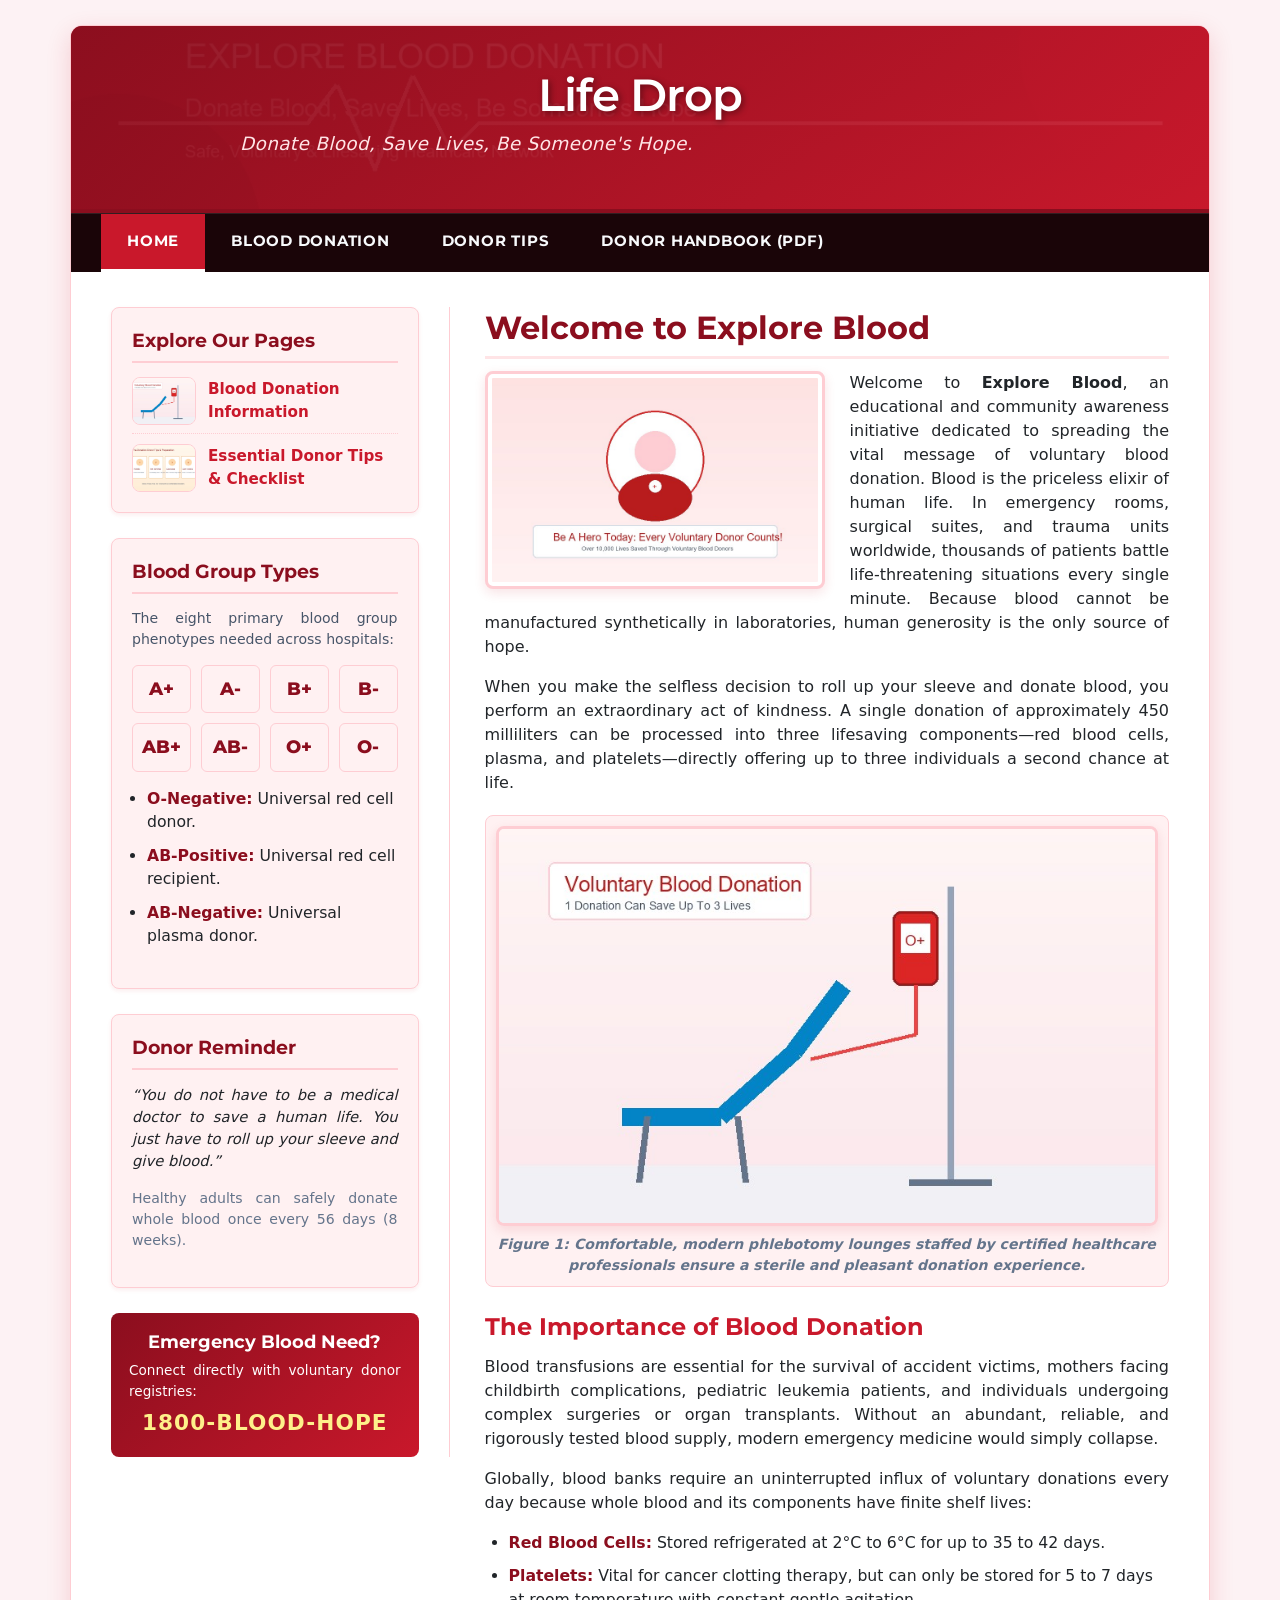
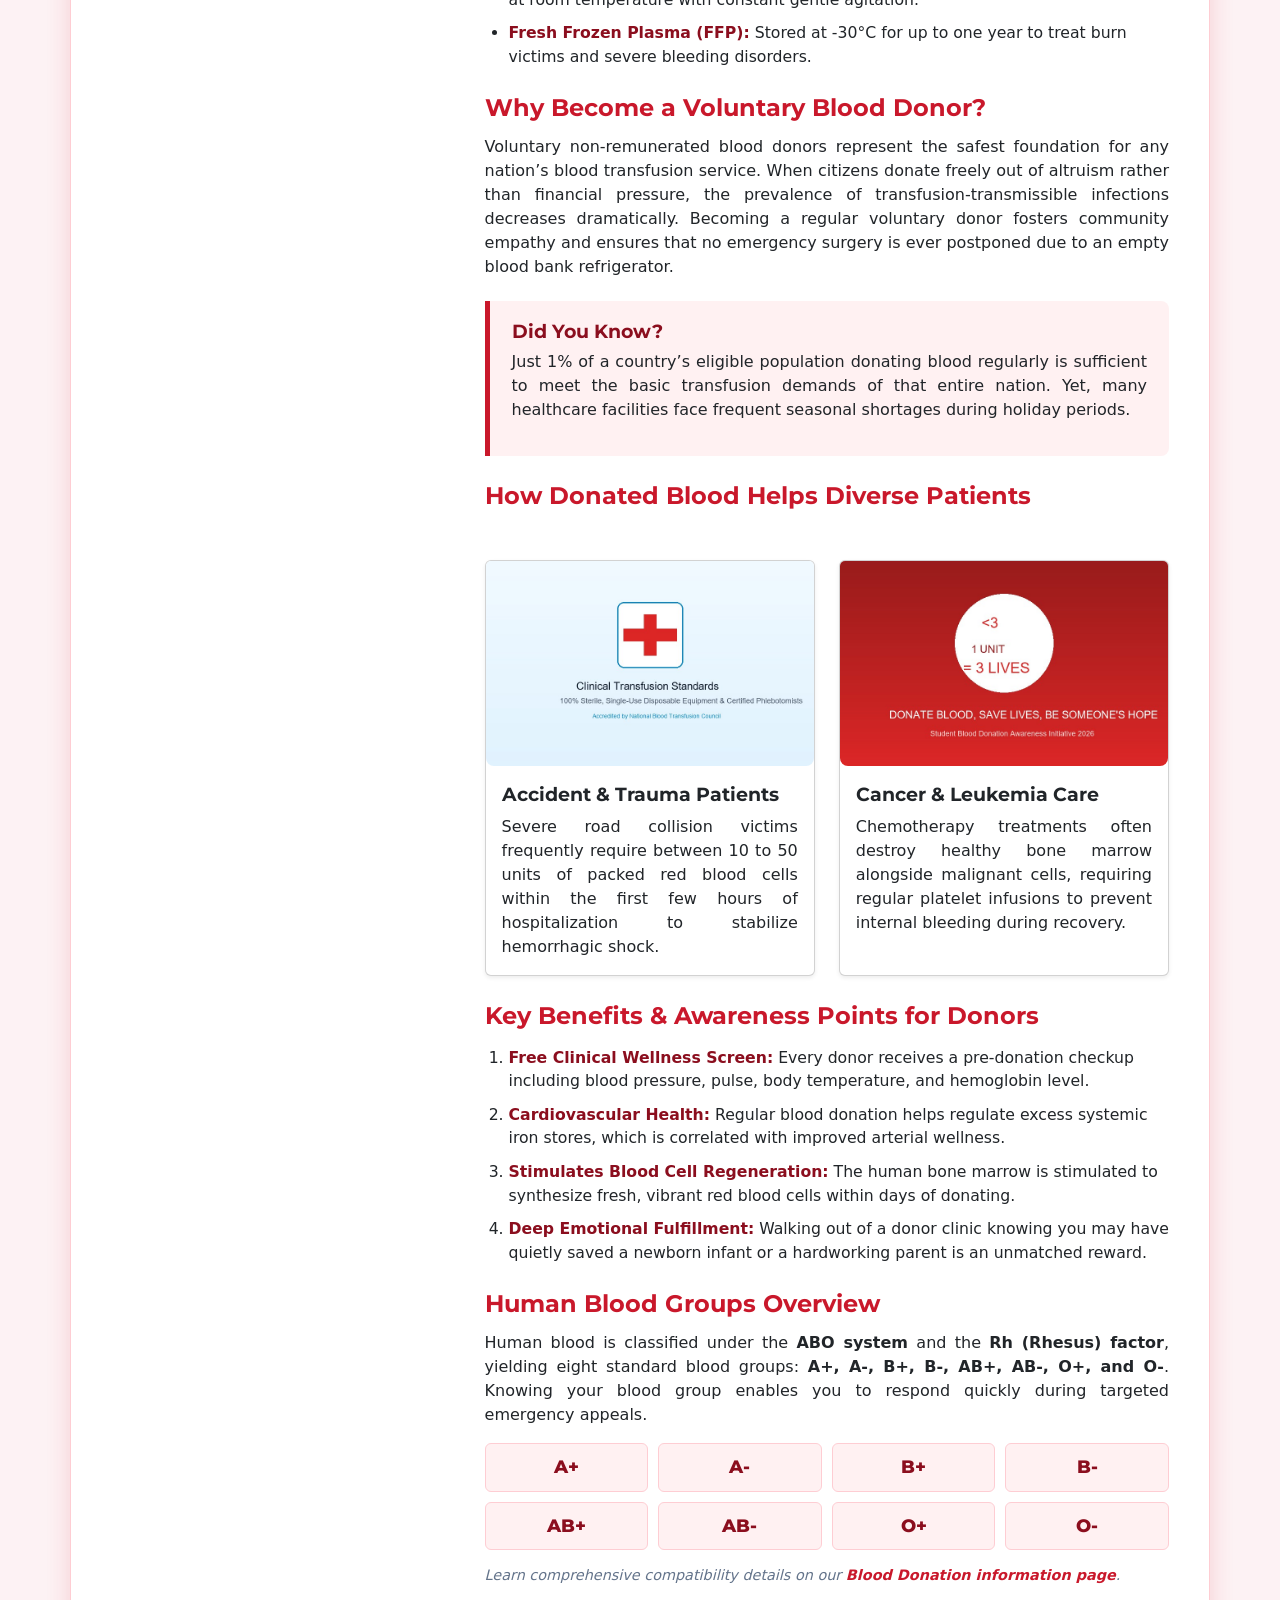
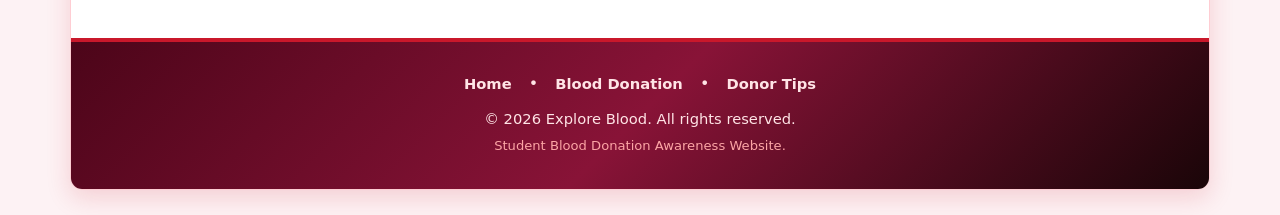
<file: index.html>
<!DOCTYPE html>
<html lang="en">
<head>
  <meta charset="UTF-8">
  <meta name="viewport" content="width=device-width, initial-scale=1.0">
  <!-- Page Title as required -->
  <title>Explore Blood | Donate Blood, Save Lives, Be Someone's Hope</title>
  
  <!-- CSS Stylesheets: normalize.css followed by main.css -->
  <link rel="stylesheet" href="styles/normalize.css">
  <link href="https://cdn.jsdelivr.net/npm/bootstrap@5.3.3/dist/css/bootstrap.min.css" rel="stylesheet">
  <link rel="stylesheet" href="styles/main.css">
  <link rel="icon" type="image/png" href="images/blood-drop.jpg">
</head>
<body>

  <!-- Main Website Wrapper: Fixed-width & centered on desktop, responsive on mobile -->
  <div class="main-wrapper">

    <!-- ======================================================================
         1. SITE HEADER (Common across all pages)
         ====================================================================== -->
    <header class="site-header">
      <div class="header-content">
        <h1 class="site-title"><a href="index.html">Life Drop</a></h1>
        <p class="site-tagline">Donate Blood, Save Lives, Be Someone's Hope.</p>
      </div>
    </header>

    <!-- ======================================================================
         2. NAVIGATION MENU (Horizontal & Responsive Pure CSS)
         ====================================================================== -->
    <nav class="site-nav">
      <!-- Hidden checkbox toggle for pure CSS mobile menu -->
      <input type="checkbox" id="nav-toggle">
      <label for="nav-toggle" class="nav-toggle-label">
        MENU <span class="menu-icon">&#9776;</span>
      </label>
      <ul class="nav-menu">
        <li><a href="index.html" class="active">Home</a></li>
        <li><a href="blood-donation.html">Blood Donation</a></li>
        <li><a href="donor-tips.html">Donor Tips</a></li>
        <li><a href="assets/blood_donor_handbook.pdf" target="_blank">Donor Handbook (PDF)</a></li>
      </ul>
    </nav>

    <!-- ======================================================================
         3. TWO-COLUMN LAYOUT (Main Content + Sidebar)
         ====================================================================== -->
    <div class="layout-container clearfix">

      <!-- MAIN SECTION (Left Column) -->
      <main class="main-content">
        
        <!-- Welcome Heading -->
        <section>
          <h1>Welcome to Explore Blood</h1>
          
          <!-- Demonstrating CSS Float Skill Requirement -->
          <img src="images/donor.jpg" alt="Happy Voluntary Blood Donor" class="img-float-left">
          
          <p>
            Welcome to <strong>Explore Blood</strong>, an educational and community awareness initiative dedicated to spreading the vital message of voluntary blood donation. Blood is the priceless elixir of human life. In emergency rooms, surgical suites, and trauma units worldwide, thousands of patients battle life-threatening situations every single minute. Because blood cannot be manufactured synthetically in laboratories, human generosity is the only source of hope.
          </p>

          <p>
            When you make the selfless decision to roll up your sleeve and donate blood, you perform an extraordinary act of kindness. A single donation of approximately 450 milliliters can be processed into three lifesaving components&mdash;red blood cells, plasma, and platelets&mdash;directly offering up to three individuals a second chance at life.
          </p>
        </section>

        <!-- Large Feature Image -->
        <section>
          <figure class="content-figure">
            <img src="images/blood-donation.jpg" alt="Clinical Blood Donation Station and Phlebotomy Lounge" class="hero-feature-img">
            <figcaption>Figure 1: Comfortable, modern phlebotomy lounges staffed by certified healthcare professionals ensure a sterile and pleasant donation experience.</figcaption>
          </figure>
        </section>

        <!-- The Critical Importance of Blood Donation -->
        <section>
          <h2>The Importance of Blood Donation</h2>
          <p>
            Blood transfusions are essential for the survival of accident victims, mothers facing childbirth complications, pediatric leukemia patients, and individuals undergoing complex surgeries or organ transplants. Without an abundant, reliable, and rigorously tested blood supply, modern emergency medicine would simply collapse.
          </p>
          <p>
            Globally, blood banks require an uninterrupted influx of voluntary donations every day because whole blood and its components have finite shelf lives:
          </p>
          <ul class="styled-list">
            <li><strong>Red Blood Cells:</strong> Stored refrigerated at 2&deg;C to 6&deg;C for up to 35 to 42 days.</li>
            <li><strong>Platelets:</strong> Vital for cancer clotting therapy, but can only be stored for 5 to 7 days at room temperature with constant gentle agitation.</li>
            <li><strong>Fresh Frozen Plasma (FFP):</strong> Stored at -30&deg;C for up to one year to treat burn victims and severe bleeding disorders.</li>
          </ul>
        </section>

        <!-- Voluntary Blood Donation Awareness -->
        <section>
          <h2>Why Become a Voluntary Blood Donor?</h2>
          <p>
            Voluntary non-remunerated blood donors represent the safest foundation for any nation&rsquo;s blood transfusion service. When citizens donate freely out of altruism rather than financial pressure, the prevalence of transfusion-transmissible infections decreases dramatically. Becoming a regular voluntary donor fosters community empathy and ensures that no emergency surgery is ever postponed due to an empty blood bank refrigerator.
          </p>

          <!-- Alert Callout Box -->
          <div class="alert-box">
            <h3>Did You Know?</h3>
            <p>
              Just 1% of a country&rsquo;s eligible population donating blood regularly is sufficient to meet the basic transfusion demands of that entire nation. Yet, many healthcare facilities face frequent seasonal shortages during holiday periods.
            </p>
          </div>
        </section>

        <!-- How Donated Blood Helps Patients -->
        <section>
          <h2>How Donated Blood Helps Diverse Patients</h2>
          <div class="row g-4 my-4">
            <article class="col-md-6">
              <div class="card h-100 shadow-sm">
                <img src="images/healthcare.jpg" class="card-img-top" alt="Emergency Trauma Treatment">
                <div class="card-body">
                  <h3 class="card-title">Accident &amp; Trauma Patients</h3>
                  <p class="card-text">
                    Severe road collision victims frequently require between 10 to 50 units of packed red blood cells within the first few hours of hospitalization to stabilize hemorrhagic shock.
                  </p>
                </div>
              </div>
            </article>

            <article class="col-md-6">
              <div class="card h-100 shadow-sm">
                <img src="images/save-lives.jpg" class="card-img-top" alt="Pediatric and Cancer Care">
                <div class="card-body">
                  <h3 class="card-title">Cancer &amp; Leukemia Care</h3>
                  <p class="card-text">
                    Chemotherapy treatments often destroy healthy bone marrow alongside malignant cells, requiring regular platelet infusions to prevent internal bleeding during recovery.
                  </p>
                </div>
              </div>
            </article>
          </div>
        </section>

        <!-- Benefits of Donating Blood -->
        <section>
          <h2>Key Benefits &amp; Awareness Points for Donors</h2>
          <ol class="styled-list">
            <li><strong>Free Clinical Wellness Screen:</strong> Every donor receives a pre-donation checkup including blood pressure, pulse, body temperature, and hemoglobin level.</li>
            <li><strong>Cardiovascular Health:</strong> Regular blood donation helps regulate excess systemic iron stores, which is correlated with improved arterial wellness.</li>
            <li><strong>Stimulates Blood Cell Regeneration:</strong> The human bone marrow is stimulated to synthesize fresh, vibrant red blood cells within days of donating.</li>
            <li><strong>Deep Emotional Fulfillment:</strong> Walking out of a donor clinic knowing you may have quietly saved a newborn infant or a hardworking parent is an unmatched reward.</li>
          </ol>
        </section>

        <!-- Different Blood Groups Overview -->
        <section>
          <h2>Human Blood Groups Overview</h2>
          <p>
            Human blood is classified under the <strong>ABO system</strong> and the <strong>Rh (Rhesus) factor</strong>, yielding eight standard blood groups: <strong>A+, A-, B+, B-, AB+, AB-, O+, and O-</strong>. Knowing your blood group enables you to respond quickly during targeted emergency appeals.
          </p>
          <div class="blood-badge-grid">
            <div class="blood-badge">A+</div>
            <div class="blood-badge">A-</div>
            <div class="blood-badge">B+</div>
            <div class="blood-badge">B-</div>
            <div class="blood-badge">AB+</div>
            <div class="blood-badge">AB-</div>
            <div class="blood-badge">O+</div>
            <div class="blood-badge">O-</div>
          </div>
          <p style="font-size: 0.9rem; color: #64748b; font-style: italic;">
            Learn comprehensive compatibility details on our <a href="blood-donation.html">Blood Donation information page</a>.
          </p>
        </section>

      </main>

      <!-- SIDEBAR (Left Column) -->
      <aside class="sidebar-content">

        <!-- Navigation Links Widget -->
        <div class="sidebar-widget">
          <h3>Explore Our Pages</h3>
          <ul class="sidebar-links">
            <li>
              <a href="blood-donation.html">
                <img src="images/blood-donation.jpg" alt="" loading="lazy">
                <span class="sidebar-link-label">Blood Donation Information</span>
              </a>
            </li>
            <li>
              <a href="donor-tips.html">
                <img src="images/donor-tips.jpg" alt="" loading="lazy">
                <span class="sidebar-link-label">Essential Donor Tips &amp; Checklist</span>
              </a>
            </li>
          </ul>
        </div>

        <!-- Blood Groups List Widget -->
        <div class="sidebar-widget">
          <h3>Blood Group Types</h3>
          <p style="font-size: 0.88rem; color: #475569; margin-bottom: 12px;">
            The eight primary blood group phenotypes needed across hospitals:
          </p>
          <div class="blood-badge-grid">
            <div class="blood-badge">A+</div>
            <div class="blood-badge">A-</div>
            <div class="blood-badge">B+</div>
            <div class="blood-badge">B-</div>
            <div class="blood-badge">AB+</div>
            <div class="blood-badge">AB-</div>
            <div class="blood-badge">O+</div>
            <div class="blood-badge">O-</div>
          </div>
          <ul class="styled-list" style="margin-left: 15px; font-size: 0.88rem;">
            <li><strong>O-Negative:</strong> Universal red cell donor.</li>
            <li><strong>AB-Positive:</strong> Universal red cell recipient.</li>
            <li><strong>AB-Negative:</strong> Universal plasma donor.</li>
          </ul>
        </div>

        <!-- Short Blood Donation Reminder -->
        <div class="sidebar-widget">
          <h3>Donor Reminder</h3>
          <p style="font-size: 0.92rem;">
            <em>&ldquo;You do not have to be a medical doctor to save a human life. You just have to roll up your sleeve and give blood.&rdquo;</em>
          </p>
          <p style="font-size: 0.88rem; color: #64748b; margin-top: 8px;">
            Healthy adults can safely donate whole blood once every 56 days (8 weeks).
          </p>
        </div>

        <!-- Emergency Helpline Widget -->
        <div class="helpline-box">
          <h4>Emergency Blood Need?</h4>
          <p style="font-size: 0.85rem; margin-bottom: 0;">Connect directly with voluntary donor registries:</p>
          <span class="helpline-number">1800-BLOOD-HOPE</span>
        </div>

      </aside>

    </div><!-- End of layout-container -->

    <!-- ======================================================================
         4. SITE FOOTER (Common across all pages)
         ====================================================================== -->
    <footer class="site-footer">
      <div class="footer-nav">
        <a href="index.html">Home</a> &bull;
        <a href="blood-donation.html">Blood Donation</a> &bull;
        <a href="donor-tips.html">Donor Tips</a>
      </div>
      <p>&copy; 2026 Explore Blood. All rights reserved.</p>
      <p class="footer-note">Student Blood Donation Awareness Website.</p>
    </footer>

  </div><!-- End of main-wrapper -->

</body>
</html>
</file>
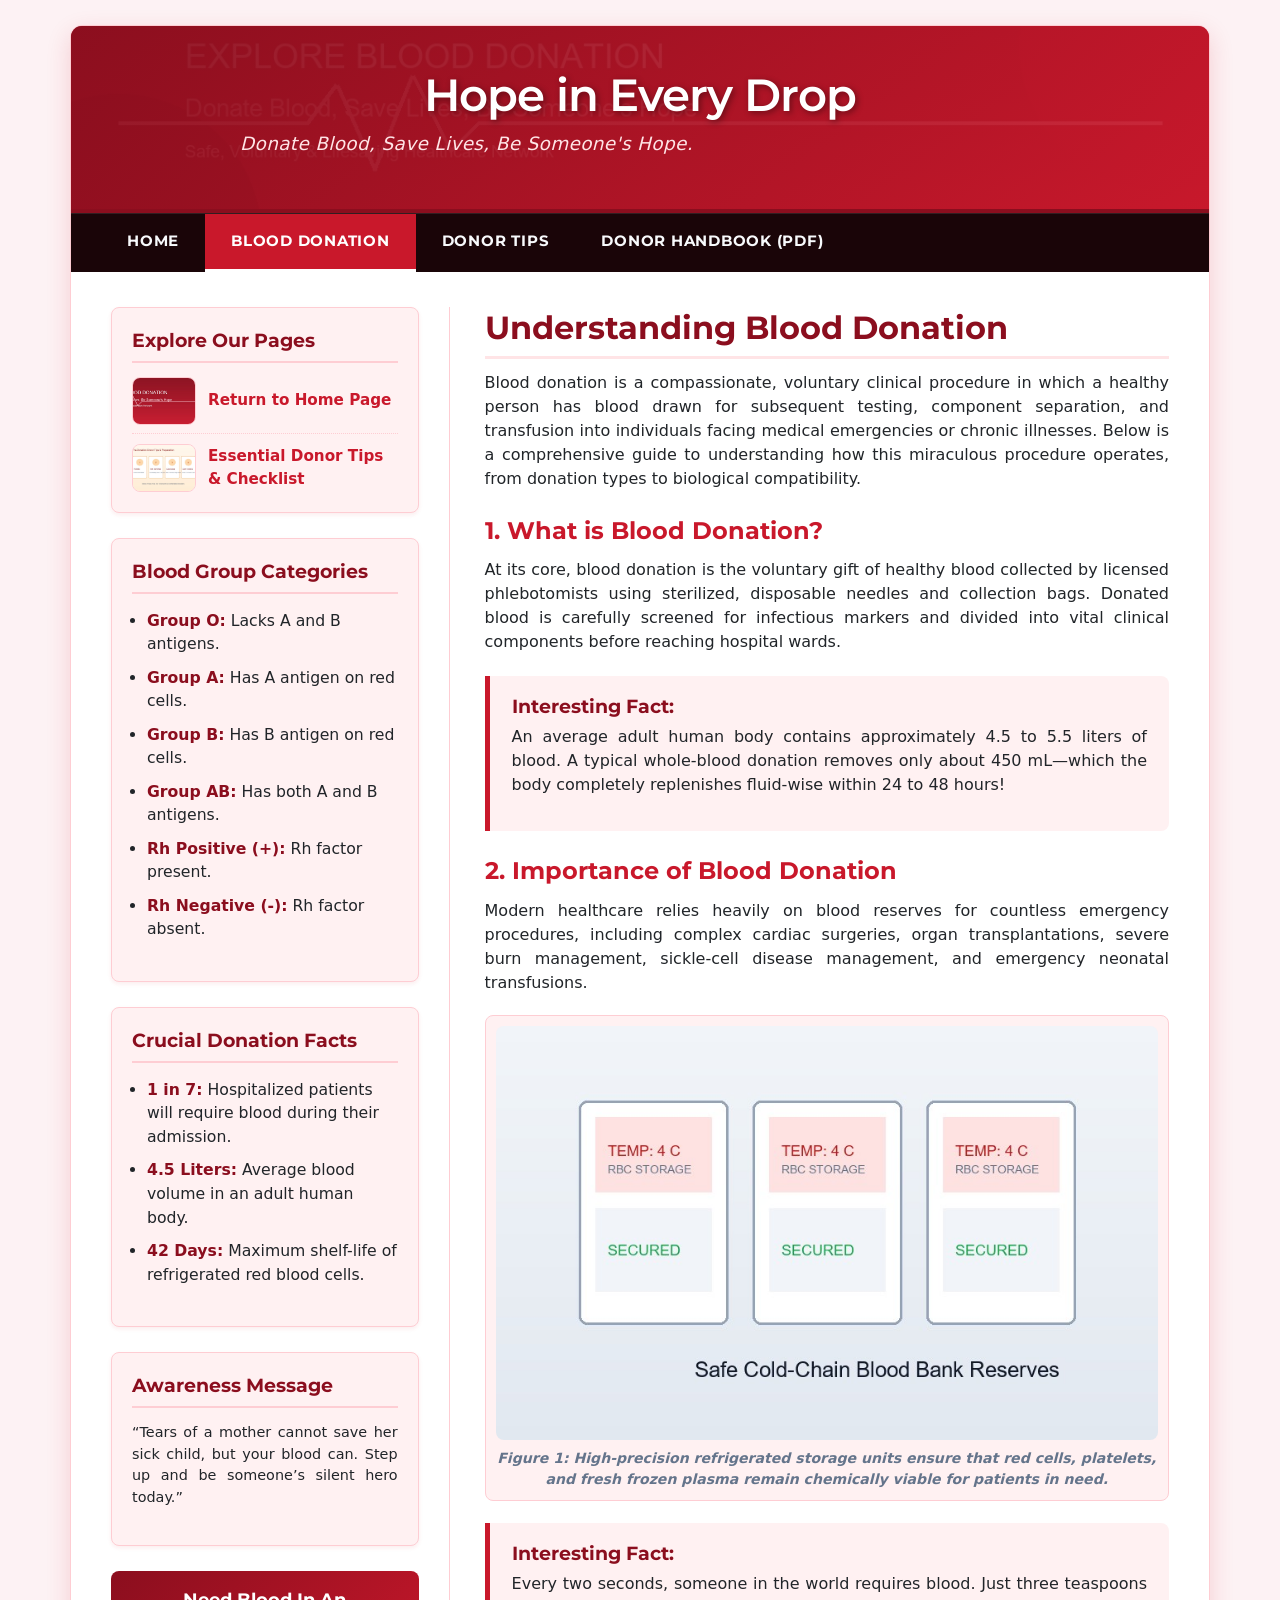
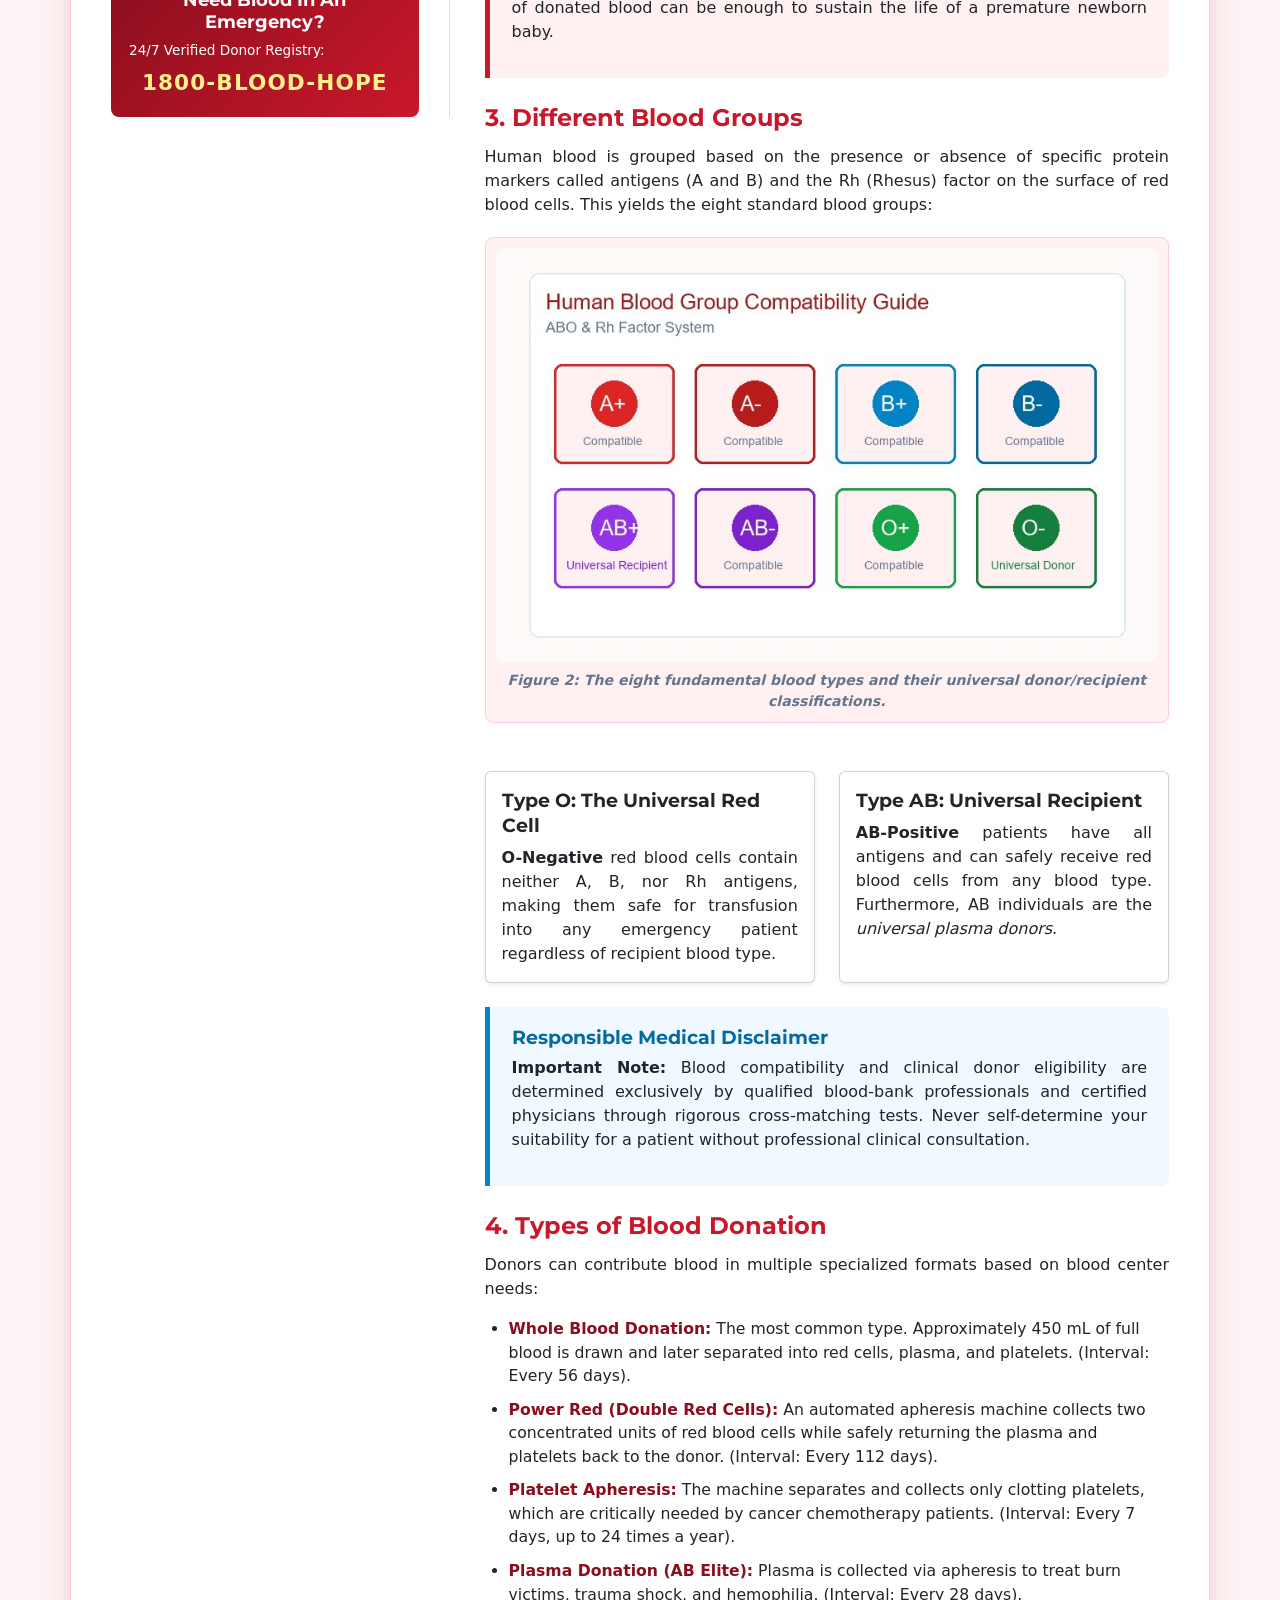
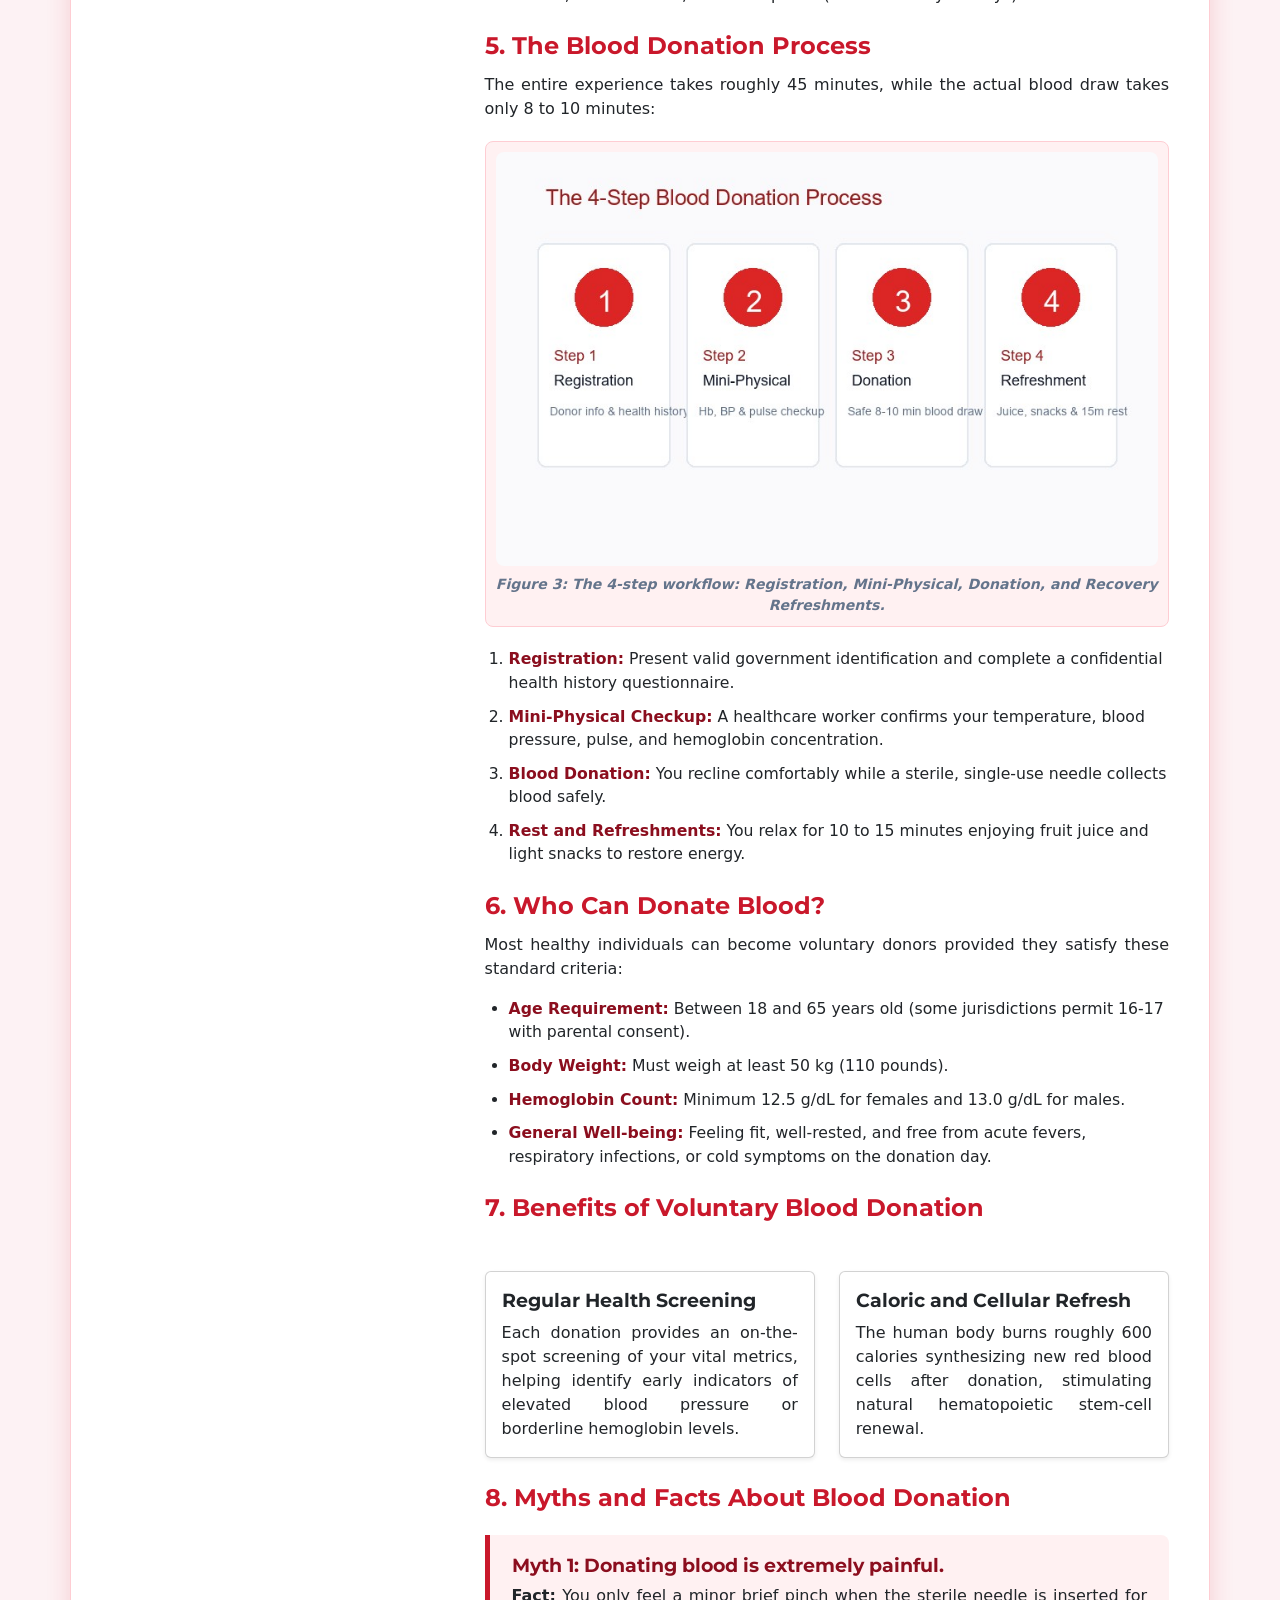
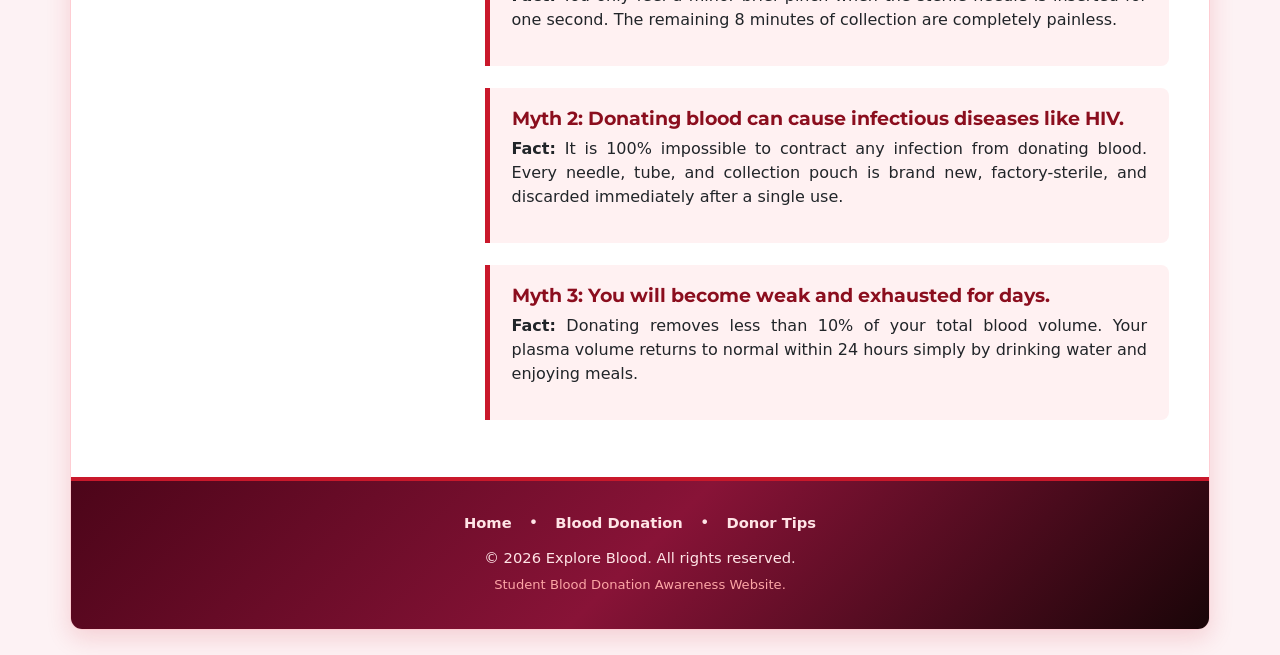
<file: blood-donation.html>
<!DOCTYPE html>
<html lang="en">
<head>
  <meta charset="UTF-8">
  <meta name="viewport" content="width=device-width, initial-scale=1.0">
  <title>Understanding Blood Donation | Explore Blood</title>
  
  <!-- CSS Stylesheets -->
  <link rel="stylesheet" href="styles/normalize.css">
  <link href="https://cdn.jsdelivr.net/npm/bootstrap@5.3.3/dist/css/bootstrap.min.css" rel="stylesheet">
  <link rel="stylesheet" href="styles/main.css">
  <link rel="icon" type="image/png" href="images/blood-drop.jpg">
</head>
<body>

  <!-- Main Website Wrapper -->
  <div class="main-wrapper">

    <!-- ======================================================================
         1. SITE HEADER (Common across all pages)
         ====================================================================== -->
    <header class="site-header">
      <div class="header-content">
        <h1 class="site-title"><a href="index.html">Hope in Every Drop</a></h1>
        <p class="site-tagline">Donate Blood, Save Lives, Be Someone's Hope.</p>
      </div>
    </header>

    <!-- ======================================================================
         2. NAVIGATION MENU (Horizontal & Responsive Pure CSS)
         ====================================================================== -->
    <nav class="site-nav">
      <input type="checkbox" id="nav-toggle">
      <label for="nav-toggle" class="nav-toggle-label">
        MENU <span class="menu-icon">&#9776;</span>
      </label>
      <ul class="nav-menu">
        <li><a href="index.html">Home</a></li>
        <li><a href="blood-donation.html" class="active">Blood Donation</a></li>
        <li><a href="donor-tips.html">Donor Tips</a></li>
        <li><a href="assets/blood_donor_handbook.pdf" target="_blank">Donor Handbook (PDF)</a></li>
      </ul>
    </nav>

    <!-- ======================================================================
         3. TWO-COLUMN LAYOUT (Main Content + Sidebar)
         ====================================================================== -->
    <div class="layout-container clearfix">

      <!-- MAIN SECTION (Left Column) -->
      <main class="main-content">
        
        <!-- Main Heading -->
        <section>
          <h1>Understanding Blood Donation</h1>
          <p>
            Blood donation is a compassionate, voluntary clinical procedure in which a healthy person has blood drawn for subsequent testing, component separation, and transfusion into individuals facing medical emergencies or chronic illnesses. Below is a comprehensive guide to understanding how this miraculous procedure operates, from donation types to biological compatibility.
          </p>
        </section>

        <!-- 1. What is Blood Donation? -->
        <section>
          <h2>1. What is Blood Donation?</h2>
          <p>
            At its core, blood donation is the voluntary gift of healthy blood collected by licensed phlebotomists using sterilized, disposable needles and collection bags. Donated blood is carefully screened for infectious markers and divided into vital clinical components before reaching hospital wards.
          </p>
          <div class="alert-box">
            <h3>Interesting Fact:</h3>
            <p>
              An average adult human body contains approximately 4.5 to 5.5 liters of blood. A typical whole-blood donation removes only about 450 mL&mdash;which the body completely replenishes fluid-wise within 24 to 48 hours!
            </p>
          </div>
        </section>

        <!-- 2. Importance of Blood Donation -->
        <section>
          <h2>2. Importance of Blood Donation</h2>
          <p>
            Modern healthcare relies heavily on blood reserves for countless emergency procedures, including complex cardiac surgeries, organ transplantations, severe burn management, sickle-cell disease management, and emergency neonatal transfusions.
          </p>
          <figure class="content-figure">
            <img src="images/blood-bank.jpg" alt="Certified Blood Bank Cold Chain Storage">
            <figcaption>Figure 1: High-precision refrigerated storage units ensure that red cells, platelets, and fresh frozen plasma remain chemically viable for patients in need.</figcaption>
          </figure>
          <div class="alert-box">
            <h3>Interesting Fact:</h3>
            <p>
              Every two seconds, someone in the world requires blood. Just three teaspoons of donated blood can be enough to sustain the life of a premature newborn baby.
            </p>
          </div>
        </section>

        <!-- 3. Different Blood Groups -->
        <section>
          <h2>3. Different Blood Groups</h2>
          <p>
            Human blood is grouped based on the presence or absence of specific protein markers called antigens (A and B) and the Rh (Rhesus) factor on the surface of red blood cells. This yields the eight standard blood groups:
          </p>

          <figure class="content-figure">
            <img src="images/blood-groups.jpg" alt="Blood Group Compatibility Infographic">
            <figcaption>Figure 2: The eight fundamental blood types and their universal donor/recipient classifications.</figcaption>
          </figure>

          <div class="row g-4 my-4">
            <article class="col-md-6">
              <div class="card h-100 shadow-sm">
                <div class="card-body">
                  <h3 class="card-title">Type O: The Universal Red Cell</h3>
                  <p class="card-text">
                    <strong>O-Negative</strong> red blood cells contain neither A, B, nor Rh antigens, making them safe for transfusion into any emergency patient regardless of recipient blood type.
                  </p>
                </div>
              </div>
            </article>

            <article class="col-md-6">
              <div class="card h-100 shadow-sm">
                <div class="card-body">
                  <h3 class="card-title">Type AB: Universal Recipient</h3>
                  <p class="card-text">
                    <strong>AB-Positive</strong> patients have all antigens and can safely receive red blood cells from any blood type. Furthermore, AB individuals are the <em>universal plasma donors</em>.
                  </p>
                </div>
              </div>
            </article>
          </div>

          <!-- Medical Responsibility Notice as required -->
          <div class="alert-box" style="border-left-color: #0284c7; background-color: #f0f9ff;">
            <h3 style="color: #0369a1;">Responsible Medical Disclaimer</h3>
            <p>
              <strong>Important Note:</strong> Blood compatibility and clinical donor eligibility are determined exclusively by qualified blood-bank professionals and certified physicians through rigorous cross-matching tests. Never self-determine your suitability for a patient without professional clinical consultation.
            </p>
          </div>
        </section>

        <!-- 4. Types of Blood Donation -->
        <section>
          <h2>4. Types of Blood Donation</h2>
          <p>
            Donors can contribute blood in multiple specialized formats based on blood center needs:
          </p>
          <ul class="styled-list">
            <li><strong>Whole Blood Donation:</strong> The most common type. Approximately 450 mL of full blood is drawn and later separated into red cells, plasma, and platelets. (Interval: Every 56 days).</li>
            <li><strong>Power Red (Double Red Cells):</strong> An automated apheresis machine collects two concentrated units of red blood cells while safely returning the plasma and platelets back to the donor. (Interval: Every 112 days).</li>
            <li><strong>Platelet Apheresis:</strong> The machine separates and collects only clotting platelets, which are critically needed by cancer chemotherapy patients. (Interval: Every 7 days, up to 24 times a year).</li>
            <li><strong>Plasma Donation (AB Elite):</strong> Plasma is collected via apheresis to treat burn victims, trauma shock, and hemophilia. (Interval: Every 28 days).</li>
          </ul>
        </section>

        <!-- 5. Blood Donation Process -->
        <section>
          <h2>5. The Blood Donation Process</h2>
          <p>
            The entire experience takes roughly 45 minutes, while the actual blood draw takes only 8 to 10 minutes:
          </p>
          <figure class="content-figure">
            <img src="images/donation-process.jpg" alt="Step-by-Step Blood Donation Process">
            <figcaption>Figure 3: The 4-step workflow: Registration, Mini-Physical, Donation, and Recovery Refreshments.</figcaption>
          </figure>
          <ol class="styled-list">
            <li><strong>Registration:</strong> Present valid government identification and complete a confidential health history questionnaire.</li>
            <li><strong>Mini-Physical Checkup:</strong> A healthcare worker confirms your temperature, blood pressure, pulse, and hemoglobin concentration.</li>
            <li><strong>Blood Donation:</strong> You recline comfortably while a sterile, single-use needle collects blood safely.</li>
            <li><strong>Rest and Refreshments:</strong> You relax for 10 to 15 minutes enjoying fruit juice and light snacks to restore energy.</li>
          </ol>
        </section>

        <!-- 6. Who Can Donate Blood? -->
        <section>
          <h2>6. Who Can Donate Blood?</h2>
          <p>
            Most healthy individuals can become voluntary donors provided they satisfy these standard criteria:
          </p>
          <ul class="styled-list">
            <li><strong>Age Requirement:</strong> Between 18 and 65 years old (some jurisdictions permit 16-17 with parental consent).</li>
            <li><strong>Body Weight:</strong> Must weigh at least 50 kg (110 pounds).</li>
            <li><strong>Hemoglobin Count:</strong> Minimum 12.5 g/dL for females and 13.0 g/dL for males.</li>
            <li><strong>General Well-being:</strong> Feeling fit, well-rested, and free from acute fevers, respiratory infections, or cold symptoms on the donation day.</li>
          </ul>
        </section>

        <!-- 7. Benefits of Voluntary Blood Donation -->
        <section>
          <h2>7. Benefits of Voluntary Blood Donation</h2>
          <div class="row g-4 my-4">
            <article class="col-md-6">
              <div class="card h-100 shadow-sm">
                <div class="card-body">
                  <h3 class="card-title">Regular Health Screening</h3>
                  <p class="card-text">
                    Each donation provides an on-the-spot screening of your vital metrics, helping identify early indicators of elevated blood pressure or borderline hemoglobin levels.
                  </p>
                </div>
              </div>
            </article>
            <article class="col-md-6">
              <div class="card h-100 shadow-sm">
                <div class="card-body">
                  <h3 class="card-title">Caloric and Cellular Refresh</h3>
                  <p class="card-text">
                    The human body burns roughly 600 calories synthesizing new red blood cells after donation, stimulating natural hematopoietic stem-cell renewal.
                  </p>
                </div>
              </div>
            </article>
          </div>
        </section>

        <!-- 8. Myths and Facts About Blood Donation -->
        <section>
          <h2>8. Myths and Facts About Blood Donation</h2>
          <div class="alert-box">
            <h3>Myth 1: Donating blood is extremely painful.</h3>
            <p>
              <strong>Fact:</strong> You only feel a minor brief pinch when the sterile needle is inserted for one second. The remaining 8 minutes of collection are completely painless.
            </p>
          </div>

          <div class="alert-box">
            <h3>Myth 2: Donating blood can cause infectious diseases like HIV.</h3>
            <p>
              <strong>Fact:</strong> It is 100% impossible to contract any infection from donating blood. Every needle, tube, and collection pouch is brand new, factory-sterile, and discarded immediately after a single use.
            </p>
          </div>

          <div class="alert-box">
            <h3>Myth 3: You will become weak and exhausted for days.</h3>
            <p>
              <strong>Fact:</strong> Donating removes less than 10% of your total blood volume. Your plasma volume returns to normal within 24 hours simply by drinking water and enjoying meals.
            </p>
          </div>
        </section>

      </main>

      <!-- SIDEBAR (Left Column) -->
      <aside class="sidebar-content">

        <!-- Navigation Links Back to Home & Donor Tips -->
        <div class="sidebar-widget">
          <h3>Explore Our Pages</h3>
          <ul class="sidebar-links">
            <li>
              <a href="index.html">
                <img src="images/banner.jpg" alt="" loading="lazy">
                <span class="sidebar-link-label">Return to Home Page</span>
              </a>
            </li>
            <li>
              <a href="donor-tips.html">
                <img src="images/donor-tips.jpg" alt="" loading="lazy">
                <span class="sidebar-link-label">Essential Donor Tips &amp; Checklist</span>
              </a>
            </li>
          </ul>
        </div>

        <!-- Blood Group Categories -->
        <div class="sidebar-widget">
          <h3>Blood Group Categories</h3>
          <ul class="styled-list" style="margin-left: 15px; font-size: 0.9rem;">
            <li><strong>Group O:</strong> Lacks A and B antigens.</li>
            <li><strong>Group A:</strong> Has A antigen on red cells.</li>
            <li><strong>Group B:</strong> Has B antigen on red cells.</li>
            <li><strong>Group AB:</strong> Has both A and B antigens.</li>
            <li><strong>Rh Positive (+):</strong> Rh factor present.</li>
            <li><strong>Rh Negative (-):</strong> Rh factor absent.</li>
          </ul>
        </div>

        <!-- Important Blood Donation Facts -->
        <div class="sidebar-widget">
          <h3>Crucial Donation Facts</h3>
          <ul class="styled-list" style="margin-left: 15px; font-size: 0.9rem;">
            <li><strong>1 in 7:</strong> Hospitalized patients will require blood during their admission.</li>
            <li><strong>4.5 Liters:</strong> Average blood volume in an adult human body.</li>
            <li><strong>42 Days:</strong> Maximum shelf-life of refrigerated red blood cells.</li>
          </ul>
        </div>

        <!-- Short Awareness Message -->
        <div class="sidebar-widget">
          <h3>Awareness Message</h3>
          <p style="font-size: 0.9rem;">
            &ldquo;Tears of a mother cannot save her sick child, but your blood can. Step up and be someone&rsquo;s silent hero today.&rdquo;
          </p>
        </div>

        <!-- Emergency Helpline Widget -->
        <div class="helpline-box">
          <h4>Need Blood In An Emergency?</h4>
          <p style="font-size: 0.85rem; margin-bottom: 0;">24/7 Verified Donor Registry:</p>
          <span class="helpline-number">1800-BLOOD-HOPE</span>
        </div>

      </aside>

    </div><!-- End of layout-container -->

    <!-- ======================================================================
         4. SITE FOOTER (Common across all pages)
         ====================================================================== -->
    <footer class="site-footer">
      <div class="footer-nav">
        <a href="index.html">Home</a> &bull;
        <a href="blood-donation.html">Blood Donation</a> &bull;
        <a href="donor-tips.html">Donor Tips</a>
      </div>
      <p>&copy; 2026 Explore Blood. All rights reserved.</p>
      <p class="footer-note">Student Blood Donation Awareness Website.</p>
    </footer>

  </div><!-- End of main-wrapper -->

</body>
</html>
</file>
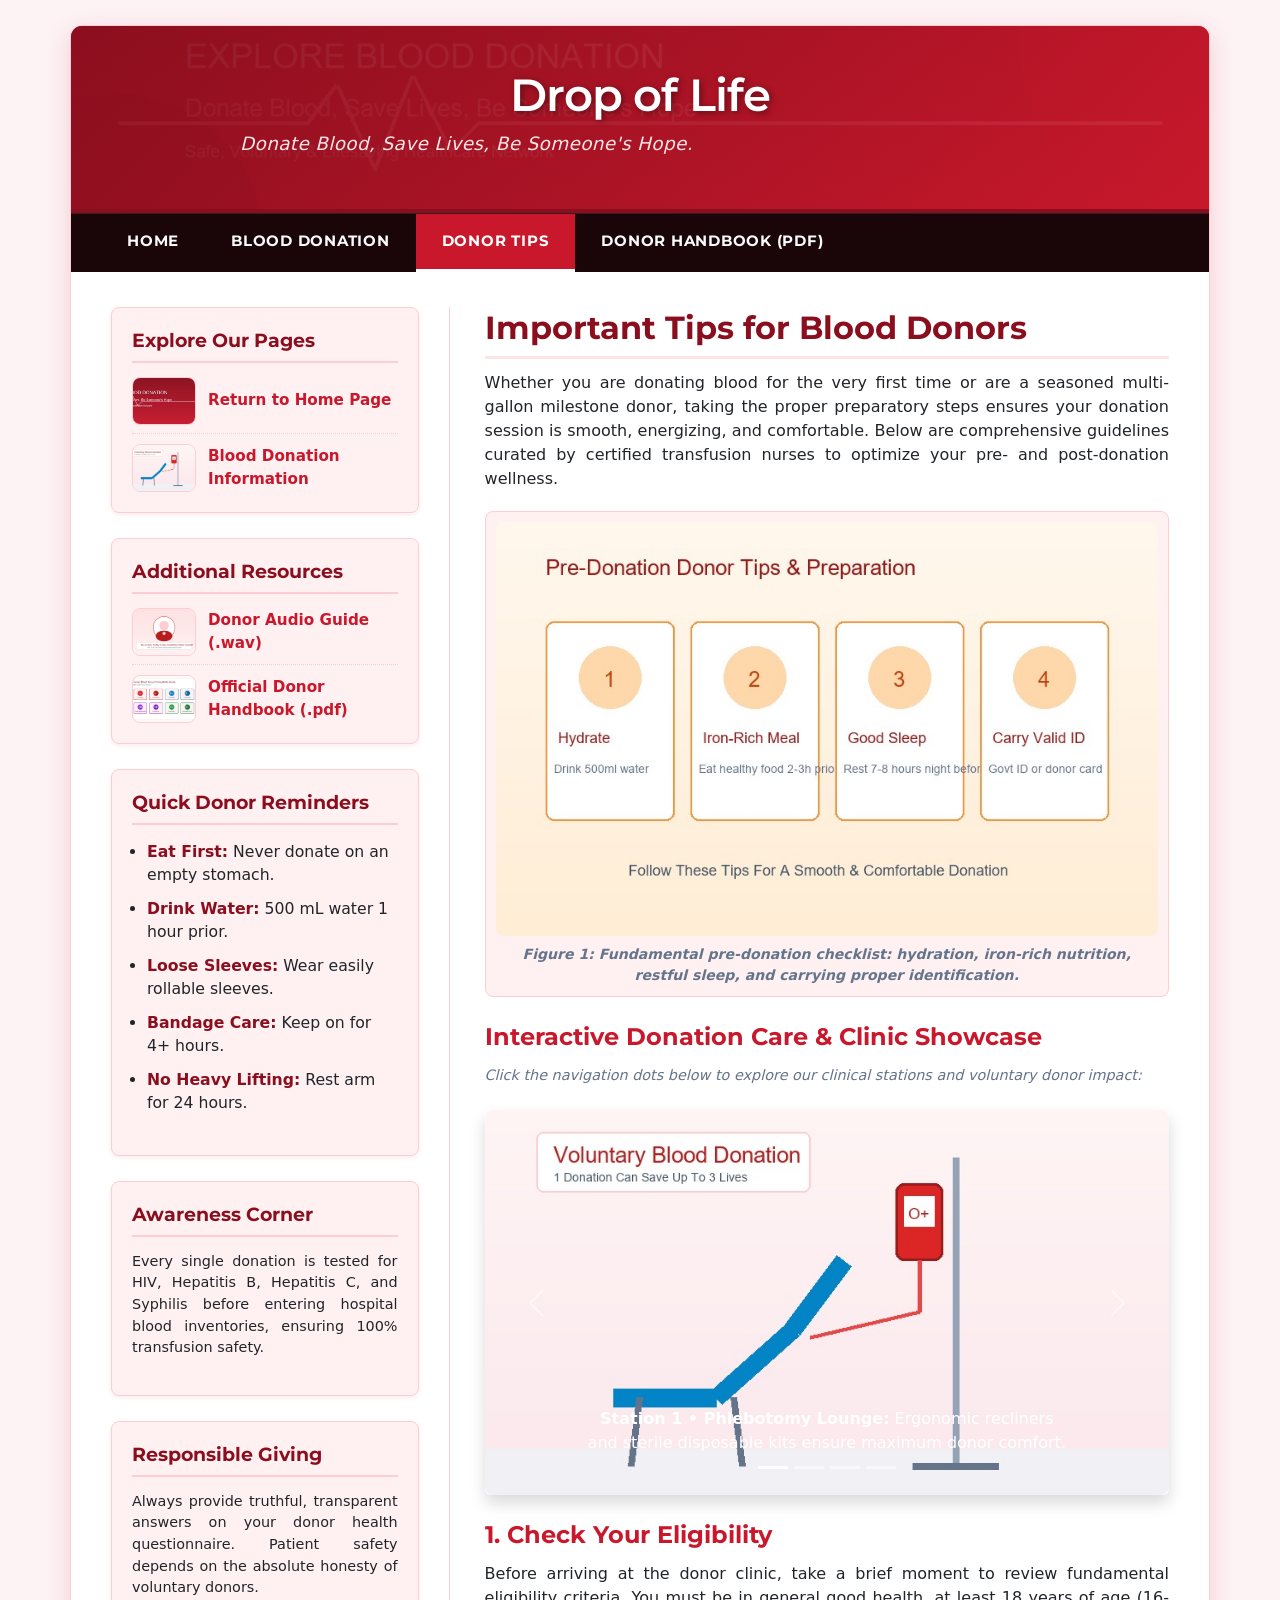
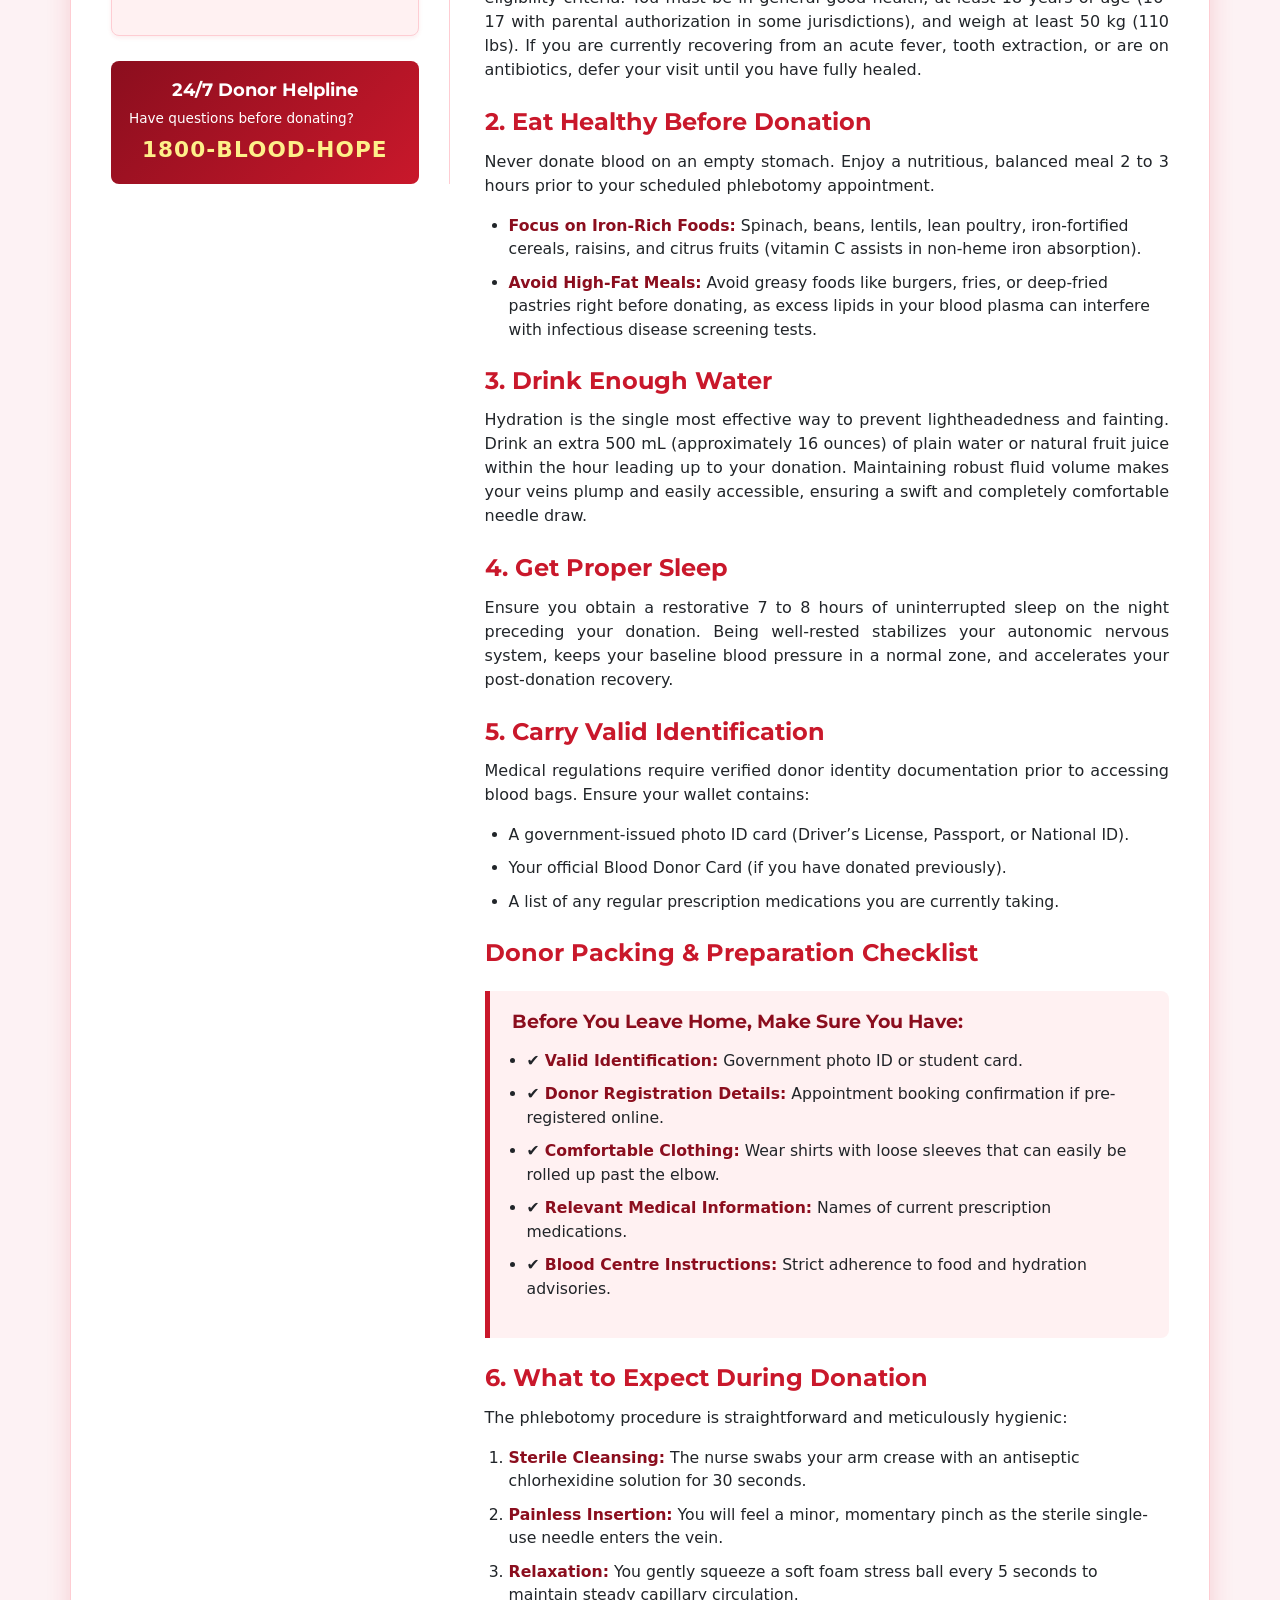
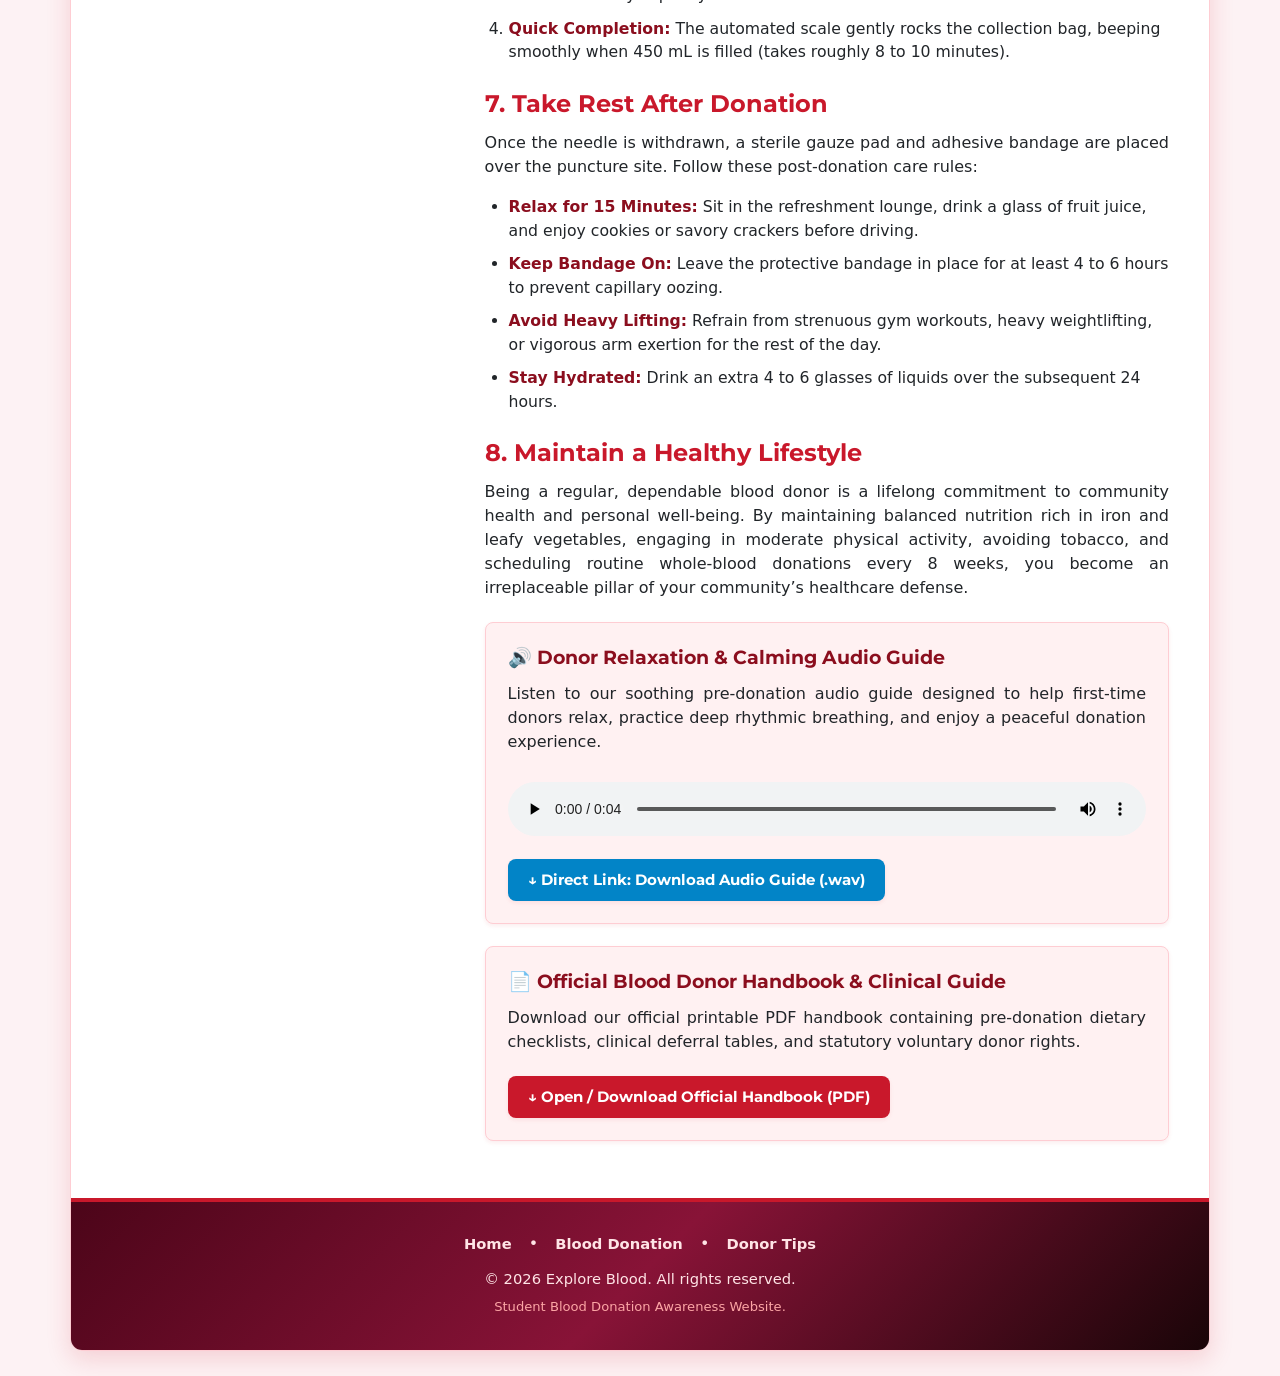
<file: donor-tips.html>
<!DOCTYPE html>
<html lang="en">
<head>
  <meta charset="UTF-8">
  <meta name="viewport" content="width=device-width, initial-scale=1.0">
  <title>Important Tips for Blood Donors | Explore Blood</title>
  
  <!-- CSS Stylesheets -->
  <link rel="stylesheet" href="styles/normalize.css">
  <link href="https://cdn.jsdelivr.net/npm/bootstrap@5.3.3/dist/css/bootstrap.min.css" rel="stylesheet">
  <link rel="stylesheet" href="styles/main.css">
  <link rel="icon" type="image/png" href="images/blood-drop.jpg">
</head>
<body>

  <!-- Main Website Wrapper -->
  <div class="main-wrapper">

    <!-- ======================================================================
         1. SITE HEADER (Common across all pages)
         ====================================================================== -->
    <header class="site-header">
      <div class="header-content">
        <h1 class="site-title"><a href="index.html">Drop of Life</a></h1>
        <p class="site-tagline">Donate Blood, Save Lives, Be Someone's Hope.</p>
      </div>
    </header>

    <!-- ======================================================================
         2. NAVIGATION MENU (Horizontal & Responsive Pure CSS)
         ====================================================================== -->
    <nav class="site-nav">
      <input type="checkbox" id="nav-toggle">
      <label for="nav-toggle" class="nav-toggle-label">
        MENU <span class="menu-icon">&#9776;</span>
      </label>
      <ul class="nav-menu">
        <li><a href="index.html">Home</a></li>
        <li><a href="blood-donation.html">Blood Donation</a></li>
        <li><a href="donor-tips.html" class="active">Donor Tips</a></li>
        <li><a href="assets/blood_donor_handbook.pdf" target="_blank">Donor Handbook (PDF)</a></li>
      </ul>
    </nav>

    <!-- ======================================================================
         3. TWO-COLUMN LAYOUT (Main Content + Sidebar)
         ====================================================================== -->
    <div class="layout-container clearfix">

      <!-- MAIN SECTION (Left Column) -->
      <main class="main-content">
        
        <!-- Main Heading -->
        <section>
          <h1>Important Tips for Blood Donors</h1>
          <p>
            Whether you are donating blood for the very first time or are a seasoned multi-gallon milestone donor, taking the proper preparatory steps ensures your donation session is smooth, energizing, and comfortable. Below are comprehensive guidelines curated by certified transfusion nurses to optimize your pre- and post-donation wellness.
          </p>

          <figure class="content-figure">
            <img src="images/donor-tips.jpg" alt="Blood Donor Preparation Guidelines and Tips">
            <figcaption>Figure 1: Fundamental pre-donation checklist: hydration, iron-rich nutrition, restful sleep, and carrying proper identification.</figcaption>
          </figure>
        </section>

        <!-- Bootstrap Interactive Carousel -->
        <section>
          <h2>Interactive Donation Care &amp; Clinic Showcase</h2>
          <p style="font-size: 0.9rem; color: #64748b; margin-bottom: 8px;">
            <em>Click the navigation dots below to explore our clinical stations and voluntary donor impact:</em>
          </p>

          <div id="donationCarousel" class="carousel slide my-4" data-bs-ride="carousel">
            <div class="carousel-indicators">
              <button type="button" data-bs-target="#donationCarousel" data-bs-slide-to="0" class="active" aria-current="true" aria-label="Slide 1"></button>
              <button type="button" data-bs-target="#donationCarousel" data-bs-slide-to="1" aria-label="Slide 2"></button>
              <button type="button" data-bs-target="#donationCarousel" data-bs-slide-to="2" aria-label="Slide 3"></button>
              <button type="button" data-bs-target="#donationCarousel" data-bs-slide-to="3" aria-label="Slide 4"></button>
            </div>
            <div class="carousel-inner rounded shadow">
              <div class="carousel-item active">
                <div class="ratio ratio-16x9">
                  <img src="images/blood-donation.jpg" class="d-block w-100 h-100 object-fit-cover" alt="Clinical Phlebotomy Lounge">
                </div>
                <div class="carousel-caption d-block">
                  <strong>Station 1 &bull; Phlebotomy Lounge:</strong> Ergonomic recliners and sterile disposable kits ensure maximum donor comfort.
                </div>
              </div>
              <div class="carousel-item">
                <div class="ratio ratio-16x9">
                  <img src="images/blood-bank.jpg" class="d-block w-100 h-100 object-fit-cover" alt="Cold Chain Storage Freezers">
                </div>
                <div class="carousel-caption d-block">
                  <strong>Station 2 &bull; Cold-Chain Banking:</strong> Temperature-monitored freezers and platelet agitators preserve life-saving units.
                </div>
              </div>
              <div class="carousel-item">
                <div class="ratio ratio-16x9">
                  <img src="images/healthcare.jpg" class="d-block w-100 h-100 object-fit-cover" alt="Certified Medical Transfusion Staff">
                </div>
                <div class="carousel-caption d-block">
                  <strong>Station 3 &bull; Clinical Standards:</strong> Certified hematologists and nurses maintain stringent safety protocols.
                </div>
              </div>
              <div class="carousel-item">
                <div class="ratio ratio-16x9">
                  <img src="images/save-lives.jpg" class="d-block w-100 h-100 object-fit-cover" alt="1 Donation Saves 3 Lives">
                </div>
                <div class="carousel-caption d-block">
                  <strong>Station 4 &bull; Community Impact:</strong> Every voluntary donation directly sustains up to three emergency patients.
                </div>
              </div>
            </div>

            <button class="carousel-control-prev" type="button" data-bs-target="#donationCarousel" data-bs-slide="prev">
              <span class="carousel-control-prev-icon" aria-hidden="true"></span>
              <span class="visually-hidden">Previous</span>
            </button>
            <button class="carousel-control-next" type="button" data-bs-target="#donationCarousel" data-bs-slide="next">
              <span class="carousel-control-next-icon" aria-hidden="true"></span>
              <span class="visually-hidden">Next</span>
            </button>
          </div>
        </section>

        <!-- 1. Check Your Eligibility -->
        <section>
          <h2>1. Check Your Eligibility</h2>
          <p>
            Before arriving at the donor clinic, take a brief moment to review fundamental eligibility criteria. You must be in general good health, at least 18 years of age (16-17 with parental authorization in some jurisdictions), and weigh at least 50 kg (110 lbs). If you are currently recovering from an acute fever, tooth extraction, or are on antibiotics, defer your visit until you have fully healed.
          </p>
        </section>

        <!-- 2. Eat Healthy Before Donation -->
        <section>
          <h2>2. Eat Healthy Before Donation</h2>
          <p>
            Never donate blood on an empty stomach. Enjoy a nutritious, balanced meal 2 to 3 hours prior to your scheduled phlebotomy appointment.
          </p>
          <ul class="styled-list">
            <li><strong>Focus on Iron-Rich Foods:</strong> Spinach, beans, lentils, lean poultry, iron-fortified cereals, raisins, and citrus fruits (vitamin C assists in non-heme iron absorption).</li>
            <li><strong>Avoid High-Fat Meals:</strong> Avoid greasy foods like burgers, fries, or deep-fried pastries right before donating, as excess lipids in your blood plasma can interfere with infectious disease screening tests.</li>
          </ul>
        </section>

        <!-- 3. Drink Enough Water -->
        <section>
          <h2>3. Drink Enough Water</h2>
          <p>
            Hydration is the single most effective way to prevent lightheadedness and fainting. Drink an extra 500 mL (approximately 16 ounces) of plain water or natural fruit juice within the hour leading up to your donation. Maintaining robust fluid volume makes your veins plump and easily accessible, ensuring a swift and completely comfortable needle draw.
          </p>
        </section>

        <!-- 4. Get Proper Sleep -->
        <section>
          <h2>4. Get Proper Sleep</h2>
          <p>
            Ensure you obtain a restorative 7 to 8 hours of uninterrupted sleep on the night preceding your donation. Being well-rested stabilizes your autonomic nervous system, keeps your baseline blood pressure in a normal zone, and accelerates your post-donation recovery.
          </p>
        </section>

        <!-- 5. Carry Valid Identification -->
        <section>
          <h2>5. Carry Valid Identification</h2>
          <p>
            Medical regulations require verified donor identity documentation prior to accessing blood bags. Ensure your wallet contains:
          </p>
          <ul class="styled-list">
            <li>A government-issued photo ID card (Driver&rsquo;s License, Passport, or National ID).</li>
            <li>Your official Blood Donor Card (if you have donated previously).</li>
            <li>A list of any regular prescription medications you are currently taking.</li>
          </ul>
        </section>

        <!-- Complete Preparation Checklist Section as required -->
        <section>
          <h2>Donor Packing &amp; Preparation Checklist</h2>
          <div class="alert-box">
            <h3>Before You Leave Home, Make Sure You Have:</h3>
            <ul class="styled-list" style="margin-left: 15px;">
              <li>&#10004; <strong>Valid Identification:</strong> Government photo ID or student card.</li>
              <li>&#10004; <strong>Donor Registration Details:</strong> Appointment booking confirmation if pre-registered online.</li>
              <li>&#10004; <strong>Comfortable Clothing:</strong> Wear shirts with loose sleeves that can easily be rolled up past the elbow.</li>
              <li>&#10004; <strong>Relevant Medical Information:</strong> Names of current prescription medications.</li>
              <li>&#10004; <strong>Blood Centre Instructions:</strong> Strict adherence to food and hydration advisories.</li>
            </ul>
          </div>
        </section>

        <!-- 6. What to Expect During Donation -->
        <section>
          <h2>6. What to Expect During Donation</h2>
          <p>
            The phlebotomy procedure is straightforward and meticulously hygienic:
          </p>
          <ol class="styled-list">
            <li><strong>Sterile Cleansing:</strong> The nurse swabs your arm crease with an antiseptic chlorhexidine solution for 30 seconds.</li>
            <li><strong>Painless Insertion:</strong> You will feel a minor, momentary pinch as the sterile single-use needle enters the vein.</li>
            <li><strong>Relaxation:</strong> You gently squeeze a soft foam stress ball every 5 seconds to maintain steady capillary circulation.</li>
            <li><strong>Quick Completion:</strong> The automated scale gently rocks the collection bag, beeping smoothly when 450 mL is filled (takes roughly 8 to 10 minutes).</li>
          </ol>
        </section>

        <!-- 7. Take Rest After Donation -->
        <section>
          <h2>7. Take Rest After Donation</h2>
          <p>
            Once the needle is withdrawn, a sterile gauze pad and adhesive bandage are placed over the puncture site. Follow these post-donation care rules:
          </p>
          <ul class="styled-list">
            <li><strong>Relax for 15 Minutes:</strong> Sit in the refreshment lounge, drink a glass of fruit juice, and enjoy cookies or savory crackers before driving.</li>
            <li><strong>Keep Bandage On:</strong> Leave the protective bandage in place for at least 4 to 6 hours to prevent capillary oozing.</li>
            <li><strong>Avoid Heavy Lifting:</strong> Refrain from strenuous gym workouts, heavy weightlifting, or vigorous arm exertion for the rest of the day.</li>
            <li><strong>Stay Hydrated:</strong> Drink an extra 4 to 6 glasses of liquids over the subsequent 24 hours.</li>
          </ul>
        </section>

        <!-- 8. Maintain a Healthy Lifestyle -->
        <section>
          <h2>8. Maintain a Healthy Lifestyle</h2>
          <p>
            Being a regular, dependable blood donor is a lifelong commitment to community health and personal well-being. By maintaining balanced nutrition rich in iron and leafy vegetables, engaging in moderate physical activity, avoiding tobacco, and scheduling routine whole-blood donations every 8 weeks, you become an irreplaceable pillar of your community&rsquo;s healthcare defense.
          </p>
        </section>

        <!-- Audio Relaxation Guide Media Card (PDF Page 6 Feature) -->
        <section class="media-card">
          <h3>&#128266; Donor Relaxation &amp; Calming Audio Guide</h3>
          <p>
            Listen to our soothing pre-donation audio guide designed to help first-time donors relax, practice deep rhythmic breathing, and enjoy a peaceful donation experience.
          </p>
          <audio controls preload="metadata">
            <source src="assets/blood_donor_audio_guide.wav" type="audio/wav">
            Your browser does not support the audio element.
          </audio>
          <div>
            <a href="assets/blood_donor_audio_guide.wav" download class="download-btn secondary">
              &darr; Direct Link: Download Audio Guide (.wav)
            </a>
          </div>
        </section>

        <!-- Official PDF Handbook Media Card (PDF Page 6 Feature) -->
        <section class="media-card">
          <h3>&#128196; Official Blood Donor Handbook &amp; Clinical Guide</h3>
          <p>
            Download our official printable PDF handbook containing pre-donation dietary checklists, clinical deferral tables, and statutory voluntary donor rights.
          </p>
          <div>
            <a href="assets/blood_donor_handbook.pdf" target="_blank" class="download-btn">
              &darr; Open / Download Official Handbook (PDF)
            </a>
          </div>
        </section>

      </main>

      <!-- SIDEBAR (Left Column) -->
      <aside class="sidebar-content">

        <!-- Navigation Links Back to Home & Blood Donation -->
        <div class="sidebar-widget">
          <h3>Explore Our Pages</h3>
          <ul class="sidebar-links">
            <li>
              <a href="index.html">
                <img src="images/banner.jpg" alt="" loading="lazy">
                <span class="sidebar-link-label">Return to Home Page</span>
              </a>
            </li>
            <li>
              <a href="blood-donation.html">
                <img src="images/blood-donation.jpg" alt="" loading="lazy">
                <span class="sidebar-link-label">Blood Donation Information</span>
              </a>
            </li>
          </ul>
        </div>

        <!-- Additional Resources: Audio & PDF Links (PDF Page 6 Feature) -->
        <div class="sidebar-widget">
          <h3>Additional Resources</h3>
          <ul class="sidebar-links">
            <li>
              <a href="assets/blood_donor_audio_guide.wav" download>
                <img src="images/donor.jpg" alt="" loading="lazy">
                <span class="sidebar-link-label">Donor Audio Guide (.wav)</span>
              </a>
            </li>
            <li>
              <a href="assets/blood_donor_handbook.pdf" target="_blank">
                <img src="images/blood-groups.jpg" alt="" loading="lazy">
                <span class="sidebar-link-label">Official Donor Handbook (.pdf)</span>
              </a>
            </li>
          </ul>
        </div>

        <!-- Useful Donor Reminders -->
        <div class="sidebar-widget">
          <h3>Quick Donor Reminders</h3>
          <ul class="styled-list" style="margin-left: 15px; font-size: 0.9rem;">
            <li><strong>Eat First:</strong> Never donate on an empty stomach.</li>
            <li><strong>Drink Water:</strong> 500 mL water 1 hour prior.</li>
            <li><strong>Loose Sleeves:</strong> Wear easily rollable sleeves.</li>
            <li><strong>Bandage Care:</strong> Keep on for 4+ hours.</li>
            <li><strong>No Heavy Lifting:</strong> Rest arm for 24 hours.</li>
          </ul>
        </div>

        <!-- Blood Donation Awareness Information -->
        <div class="sidebar-widget">
          <h3>Awareness Corner</h3>
          <p style="font-size: 0.9rem;">
            Every single donation is tested for HIV, Hepatitis B, Hepatitis C, and Syphilis before entering hospital blood inventories, ensuring 100% transfusion safety.
          </p>
        </div>

        <!-- Responsible Donation Information -->
        <div class="sidebar-widget">
          <h3>Responsible Giving</h3>
          <p style="font-size: 0.9rem;">
            Always provide truthful, transparent answers on your donor health questionnaire. Patient safety depends on the absolute honesty of voluntary donors.
          </p>
        </div>

        <!-- Emergency Helpline Widget -->
        <div class="helpline-box">
          <h4>24/7 Donor Helpline</h4>
          <p style="font-size: 0.85rem; margin-bottom: 0;">Have questions before donating?</p>
          <span class="helpline-number">1800-BLOOD-HOPE</span>
        </div>

      </aside>

    </div><!-- End of layout-container -->

    <!-- ======================================================================
         4. SITE FOOTER (Common across all pages)
         ====================================================================== -->
    <footer class="site-footer">
      <div class="footer-nav">
        <a href="index.html">Home</a> &bull;
        <a href="blood-donation.html">Blood Donation</a> &bull;
        <a href="donor-tips.html">Donor Tips</a>
      </div>
      <p>&copy; 2026 Explore Blood. All rights reserved.</p>
      <p class="footer-note">Student Blood Donation Awareness Website.</p>
    </footer>

  </div><!-- End of main-wrapper -->

  <script src="https://cdn.jsdelivr.net/npm/bootstrap@5.3.3/dist/js/bootstrap.bundle.min.js"></script>
</body>
</html>
</file>
<file: styles/main.css>
/* ==========================================================================
   EXPLORE BLOOD – BLOOD DONATION AWARENESS WEBSITE
   Common Stylesheet: main.css
   Topic: Explore Blood – Donate Blood, Save Lives, Be Someone's Hope
   Built with HTML5, CSS3, and Bootstrap
   ========================================================================== */

/* Google Fonts Import for clean modern typography */
@import url('https://fonts.googleapis.com/css2?family=Inter:wght@300;400;500;600;700&family=Montserrat:wght@600;700;800;900&display=swap');

/* --------------------------------------------------------------------------
   1. CSS VARIABLES (Theme Colors & Font Settings)
   -------------------------------------------------------------------------- */
:root {
  --primary-red: #c9182b;       /* Dominant bold red */
  --dark-red: #8b0e1e;          /* Deep rich crimson */
  --light-pink: #fff1f2;        /* Soft background pink */
  --card-pink: #ffe4e6;         /* Highlight border pink */
  --accent-pink: #fda4af;       /* Hover accent pink */
  --white: #ffffff;             /* Crisp clean white */
  --text-dark: #1e293b;         /* Deep slate heading color */
  --text-body: #334155;         /* Readable paragraph color */
  --text-muted: #64748b;        /* Subtitle gray */
  --border-color: #fecdd3;      /* Soft pinkish border */
  --shadow-sm: 0 2px 4px rgba(201, 24, 43, 0.08);
  --shadow-md: 0 4px 12px rgba(201, 24, 43, 0.12);
  --shadow-lg: 0 8px 24px rgba(201, 24, 43, 0.16);
  --border-radius: 8px;
  --transition: all 0.3s ease;
}

/* --------------------------------------------------------------------------
   2. GLOBAL RESET & BASE STYLES
   -------------------------------------------------------------------------- */
* {
  box-sizing: border-box;
  margin: 0;
  padding: 0;
}

html {
  font-family: 'Inter', -apple-system, BlinkMacSystemFont, 'Segoe UI', Roboto, sans-serif;
  font-size: 16px;
  color: var(--text-body);
  background-color: #fdf2f4;    /* Light aesthetic background */
  line-height: 1.65;
}

body {
  margin: 0;
  padding: 0;
  background-color: #fdf2f4;
  overflow-x: hidden;
}

/* Headings */
h1, h2, h3, h4, h5, h6 {
  font-family: 'Montserrat', sans-serif;
  color: var(--dark-red);
  font-weight: 700;
  line-height: 1.3;
  margin-bottom: 0.75rem;
}

h1 {
  font-size: 2rem;
  border-bottom: 3px solid var(--card-pink);
  padding-bottom: 8px;
}

h2 {
  font-size: 1.5rem;
  color: var(--primary-red);
  margin-top: 1.5rem;
}

h3 {
  font-size: 1.2rem;
  color: var(--text-dark);
}

p {
  margin-bottom: 1rem;
  text-align: justify;
}

a {
  color: var(--primary-red);
  text-decoration: none;
  font-weight: 600;
  transition: var(--transition);
}

a:hover, a:focus {
  color: var(--dark-red);
  text-decoration: underline;
}

img {
  max-width: 100%;
  height: auto;
  display: block;
  border-radius: var(--border-radius);
}

/* --------------------------------------------------------------------------
   3. FIXED-WIDTH CENTERED CONTAINER (Desktop View)
   -------------------------------------------------------------------------- */
.main-wrapper {
  width: 1140px;
  max-width: 95%;
  margin: 25px auto;
  background-color: var(--white);
  box-shadow: var(--shadow-lg);
  border-radius: 12px;
  overflow: hidden;
  border: 1px solid var(--border-color);
}

/* --------------------------------------------------------------------------
   4. HEADER & BANNER STYLING
   -------------------------------------------------------------------------- */
header.site-header {
  position: relative;
  background: linear-gradient(135deg, rgba(139, 14, 30, 0.95), rgba(201, 24, 43, 0.9)), url('../images/banner.jpg') center/cover no-repeat;
  color: var(--white);
  padding: 40px 45px 35px;
  text-align: center;
  border-bottom: 4px solid var(--dark-red);
}

.header-content {
  max-width: 800px;
  margin: 0 auto;
}

.site-title {
  font-size: 2.8rem;
  font-weight: 900;
  letter-spacing: -0.02em;
  color: var(--white);
  text-shadow: 2px 2px 6px rgba(0, 0, 0, 0.4);
  margin-bottom: 6px;
  border: none;
  padding: 0;
}

.site-title a {
  color: var(--white);
  text-decoration: none;
}

.site-tagline {
  font-size: 1.15rem;
  font-weight: 500;
  color: #ffe4e6;
  font-style: italic;
  letter-spacing: 0.02em;
}

/* --------------------------------------------------------------------------
   5. NAVIGATION MENU (Horizontal & Responsive Pure CSS)
   -------------------------------------------------------------------------- */
nav.site-nav {
  background-color: #1a0508;    /* Dark crimson-black navbar */
  position: relative;
  border-top: 1px solid rgba(255, 255, 255, 0.1);
}

/* Hidden checkbox for pure CSS mobile menu toggle */
#nav-toggle {
  display: none;
}

.nav-toggle-label {
  display: none;
  color: var(--white);
  padding: 14px 20px;
  font-weight: 700;
  cursor: pointer;
  text-align: right;
  font-family: 'Montserrat', sans-serif;
  user-select: none;
}

.nav-toggle-label .menu-icon {
  margin-left: 8px;
  font-size: 1.25rem;
}

.nav-menu {
  list-style: none;
  display: flex;
  margin: 0;
  padding: 0 30px;
  justify-content: flex-start;
}

.nav-menu li {
  margin: 0;
}

.nav-menu li a {
  display: block;
  padding: 16px 26px;
  color: #f8fafc;
  font-family: 'Montserrat', sans-serif;
  font-size: 0.95rem;
  font-weight: 700;
  text-transform: uppercase;
  letter-spacing: 0.05em;
  transition: var(--transition);
  border-bottom: 3px solid transparent;
}

.nav-menu li a:hover,
.nav-menu li a.active {
  background-color: var(--primary-red);
  color: var(--white);
  text-decoration: none;
  border-bottom: 3px solid var(--white);
}

/* --------------------------------------------------------------------------
   6. TWO-COLUMN LAYOUT (Main Content + Sidebar)
   -------------------------------------------------------------------------- */
.layout-container {
  padding: 35px 40px;
  background-color: var(--white);
}

/* Clearfix for floating layout */
.clearfix::after {
  content: "";
  display: table;
  clear: both;
}

/* Right Main Section (68% Width) */
main.main-content {
  float: right;
  width: 68%;
  padding-left: 35px;
}

/* Left Sidebar Section (32% Width) */
aside.sidebar-content {
  float: left;
  width: 32%;
  padding-right: 30px;
  border-right: 1px solid var(--border-color);
}

/* --------------------------------------------------------------------------
   7. FLOAT IMAGE & VISUAL CONTENT STYLING
   -------------------------------------------------------------------------- */
/* Demonstrating the floating skill requirement */
.img-float-left {
  float: left;
  margin: 0 25px 15px 0;
  border: 3px solid var(--border-color);
  padding: 4px;
  background-color: var(--white);
  box-shadow: var(--shadow-md);
  max-width: 340px;
  transition: var(--transition);
}

.img-float-left:hover {
  transform: scale(1.02);
  border-color: var(--primary-red);
}

.hero-feature-img {
  width: 100%;
  max-height: 400px;
  object-fit: cover;
  border: 3px solid var(--border-color);
  margin: 20px 0;
  box-shadow: var(--shadow-md);
  transition: var(--transition);
}

.hero-feature-img:hover {
  box-shadow: var(--shadow-lg);
  border-color: var(--primary-red);
}

/* Figure & Figcaption */
figure.content-figure {
  margin: 20px 0;
  padding: 10px;
  background-color: var(--light-pink);
  border: 1px solid var(--border-color);
  border-radius: var(--border-radius);
  text-align: center;
}

figure.content-figure img {
  width: 100%;
  margin: 0 auto;
}

figcaption {
  font-size: 0.88rem;
  font-weight: 600;
  color: var(--text-muted);
  margin-top: 8px;
  font-style: italic;
}

/* Callout Alert Box */
.alert-box {
  background-color: var(--light-pink);
  border-left: 5px solid var(--primary-red);
  padding: 18px 22px;
  margin: 22px 0;
  border-radius: 0 var(--border-radius) var(--border-radius) 0;
}

.alert-box h3 {
  color: var(--dark-red);
  margin-top: 0;
  margin-bottom: 6px;
}

/* Styled Lists */
ul.styled-list, ol.styled-list {
  margin: 15px 0 20px 24px;
  padding: 0;
}

ul.styled-list li, ol.styled-list li {
  margin-bottom: 10px;
  font-size: 0.98rem;
}

ul.styled-list li strong, ol.styled-list li strong {
  color: var(--dark-red);
}

/* Blood Groups Badge Grid */
.blood-badge-grid {
  display: grid;
  grid-template-columns: repeat(4, 1fr);
  gap: 10px;
  margin: 15px 0;
}

.blood-badge {
  background-color: var(--light-pink);
  border: 1px solid var(--border-color);
  border-radius: 6px;
  padding: 10px 4px;
  text-align: center;
  font-family: 'Montserrat', sans-serif;
  font-weight: 800;
  font-size: 1.1rem;
  color: var(--dark-red);
  transition: var(--transition);
}

.blood-badge:hover {
  background-color: var(--primary-red);
  color: var(--white);
  transform: scale(1.05);
}

/* --------------------------------------------------------------------------
   9. SIDEBAR WIDGETS & NAVIGATION
   -------------------------------------------------------------------------- */
.sidebar-widget {
  background-color: var(--light-pink);
  border: 1px solid var(--border-color);
  border-radius: var(--border-radius);
  padding: 20px;
  margin-bottom: 25px;
  box-shadow: var(--shadow-sm);
}

.sidebar-widget h3 {
  font-size: 1.2rem;
  color: var(--dark-red);
  border-bottom: 2px solid var(--border-color);
  padding-bottom: 8px;
  margin-top: 0;
  margin-bottom: 14px;
}

.sidebar-links {
  list-style: none;
  padding: 0;
  margin: 0;
}

.sidebar-links li {
  margin-bottom: 10px;
  border-bottom: 1px dotted var(--border-color);
  padding-bottom: 8px;
}

.sidebar-links li:last-child {
  border-bottom: none;
  margin-bottom: 0;
  padding-bottom: 0;
}

.sidebar-links li a {
  display: flex;
  align-items: center;
  gap: 12px;
  font-size: 0.95rem;
  color: var(--primary-red);
  font-weight: 700;
  transition: var(--transition);
}

.sidebar-links li a img {
  width: 64px;
  height: 48px;
  flex: 0 0 64px;
  object-fit: cover;
  border: 1px solid var(--border-color);
}

.sidebar-link-label {
  flex: 1;
}

.sidebar-links li a:hover {
  color: var(--dark-red);
  transform: translateX(5px);
}

/* Emergency Helpline Box */
.helpline-box {
  background: linear-gradient(135deg, var(--dark-red), var(--primary-red));
  color: var(--white);
  border-radius: var(--border-radius);
  padding: 18px;
  text-align: center;
  margin-top: 15px;
}

.helpline-box h4 {
  color: var(--white);
  margin-bottom: 6px;
  font-size: 1.1rem;
}

.helpline-number {
  font-size: 1.35rem;
  font-weight: 800;
  color: #fef08a;
  letter-spacing: 0.05em;
  display: block;
  margin-top: 6px;
}

/* --------------------------------------------------------------------------
   10. FOOTER STYLING
   -------------------------------------------------------------------------- */
footer.site-footer {
  background: linear-gradient(135deg, #4c0519 0%, #881337 50%, #1a0508 100%);
  color: #ffe4e6;
  padding: 30px 40px;
  text-align: center;
  border-top: 4px solid var(--primary-red);
}

.footer-nav {
  margin-bottom: 12px;
}

.footer-nav a {
  color: #ffe4e6;
  font-size: 0.92rem;
  margin: 0 12px;
  transition: var(--transition);
}

.footer-nav a:hover {
  color: var(--white);
}

footer p {
  text-align: center;
  margin: 4px 0;
  font-size: 0.92rem;
}

.footer-note {
  font-size: 0.82rem;
  color: #fca5a5;
  margin-top: 6px;
}
/* --------------------------------------------------------------------------
   10B. MEDIA CARDS (Audio Player & PDF Download)
   -------------------------------------------------------------------------- */
.media-card {
  background-color: var(--light-pink);
  border: 1px solid var(--border-color);
  border-radius: var(--border-radius);
  padding: 22px;
  margin: 22px 0;
  box-shadow: var(--shadow-sm);
  transition: var(--transition);
}

.media-card:hover {
  box-shadow: var(--shadow-md);
  border-color: var(--accent-pink);
}

.media-card h3 {
  margin-top: 0;
  color: var(--dark-red);
  font-size: 1.2rem;
  display: flex;
  align-items: center;
  gap: 8px;
}

.media-card audio {
  width: 100%;
  margin: 12px 0 10px;
}

.download-btn {
  display: inline-block;
  background-color: var(--primary-red);
  color: var(--white) !important;
  font-family: 'Montserrat', sans-serif;
  font-size: 0.92rem;
  font-weight: 700;
  padding: 10px 20px;
  border-radius: var(--border-radius);
  text-decoration: none !important;
  box-shadow: var(--shadow-sm);
  transition: var(--transition);
  margin-top: 6px;
}

.download-btn:hover {
  background-color: var(--dark-red);
  transform: translateY(-2px);
  box-shadow: var(--shadow-md);
}

.download-btn.secondary {
  background-color: #0284c7;
}

.download-btn.secondary:hover {
  background-color: #0369a1;
}

/* --------------------------------------------------------------------------
   11. RESPONSIVE DESIGN (Media Queries)
   -------------------------------------------------------------------------- */

/* Tablet Screens (max-width: 991px and min-width: 768px) */
@media screen and (max-width: 991px) {
  .main-wrapper {
    width: 95%;
    margin: 15px auto;
  }

  header.site-header {
    padding: 30px 25px;
  }

  .site-title {
    font-size: 2.2rem;
  }

  .nav-menu {
    width: 100%;
    padding: 0;
  }

  .nav-menu li {
    flex: 1;
  }

  .nav-menu li a {
    padding: 16px 8px;
    text-align: center;
  }

  .layout-container {
    padding: 25px 25px;
  }

  main.main-content {
    width: 64%;
    padding-left: 20px;
  }

  aside.sidebar-content {
    float: left;
    width: 36%;
    padding-right: 20px;
  }
}

/* Mobile Screens (max-width: 767px) */
@media screen and (max-width: 767px) {
  body {
    background-color: var(--white);
  }

  .main-wrapper {
    width: 100%;
    margin: 0;
    border-radius: 0;
    border: none;
    box-shadow: none;
  }

  header.site-header {
    padding: 25px 18px;
  }

  .site-title {
    font-size: 1.8rem;
  }

  .site-tagline {
    font-size: 0.95rem;
  }

  /* Show Pure CSS Mobile Menu Toggle */
  .nav-toggle-label {
    display: block;
    background-color: #1a0508;
    border-bottom: 1px solid rgba(255, 255, 255, 0.1);
  }

  .nav-menu {
    display: none;
    flex-direction: column;
    padding: 0;
  }

  /* When checkbox is checked, expand menu */
  #nav-toggle:checked ~ .nav-menu {
    display: flex;
  }

  .nav-menu li a {
    padding: 14px 20px;
    border-bottom: 1px solid rgba(255, 255, 255, 0.08);
  }

  .layout-container {
    padding: 20px 16px;
  }

  /* Single Column Stacking for Mobile */
  main.main-content,
  aside.sidebar-content {
    float: none;
    width: 100%;
    padding: 0;
    border: none;
  }

  aside.sidebar-content {
    margin-top: 35px;
    padding-top: 25px;
    border-top: 2px solid var(--border-color);
    border-right: none;
  }

  .img-float-left {
    float: none;
    max-width: 100%;
    margin: 0 0 18px 0;
  }

  footer.site-footer {
    padding: 22px 16px;
  }
}
</file>
